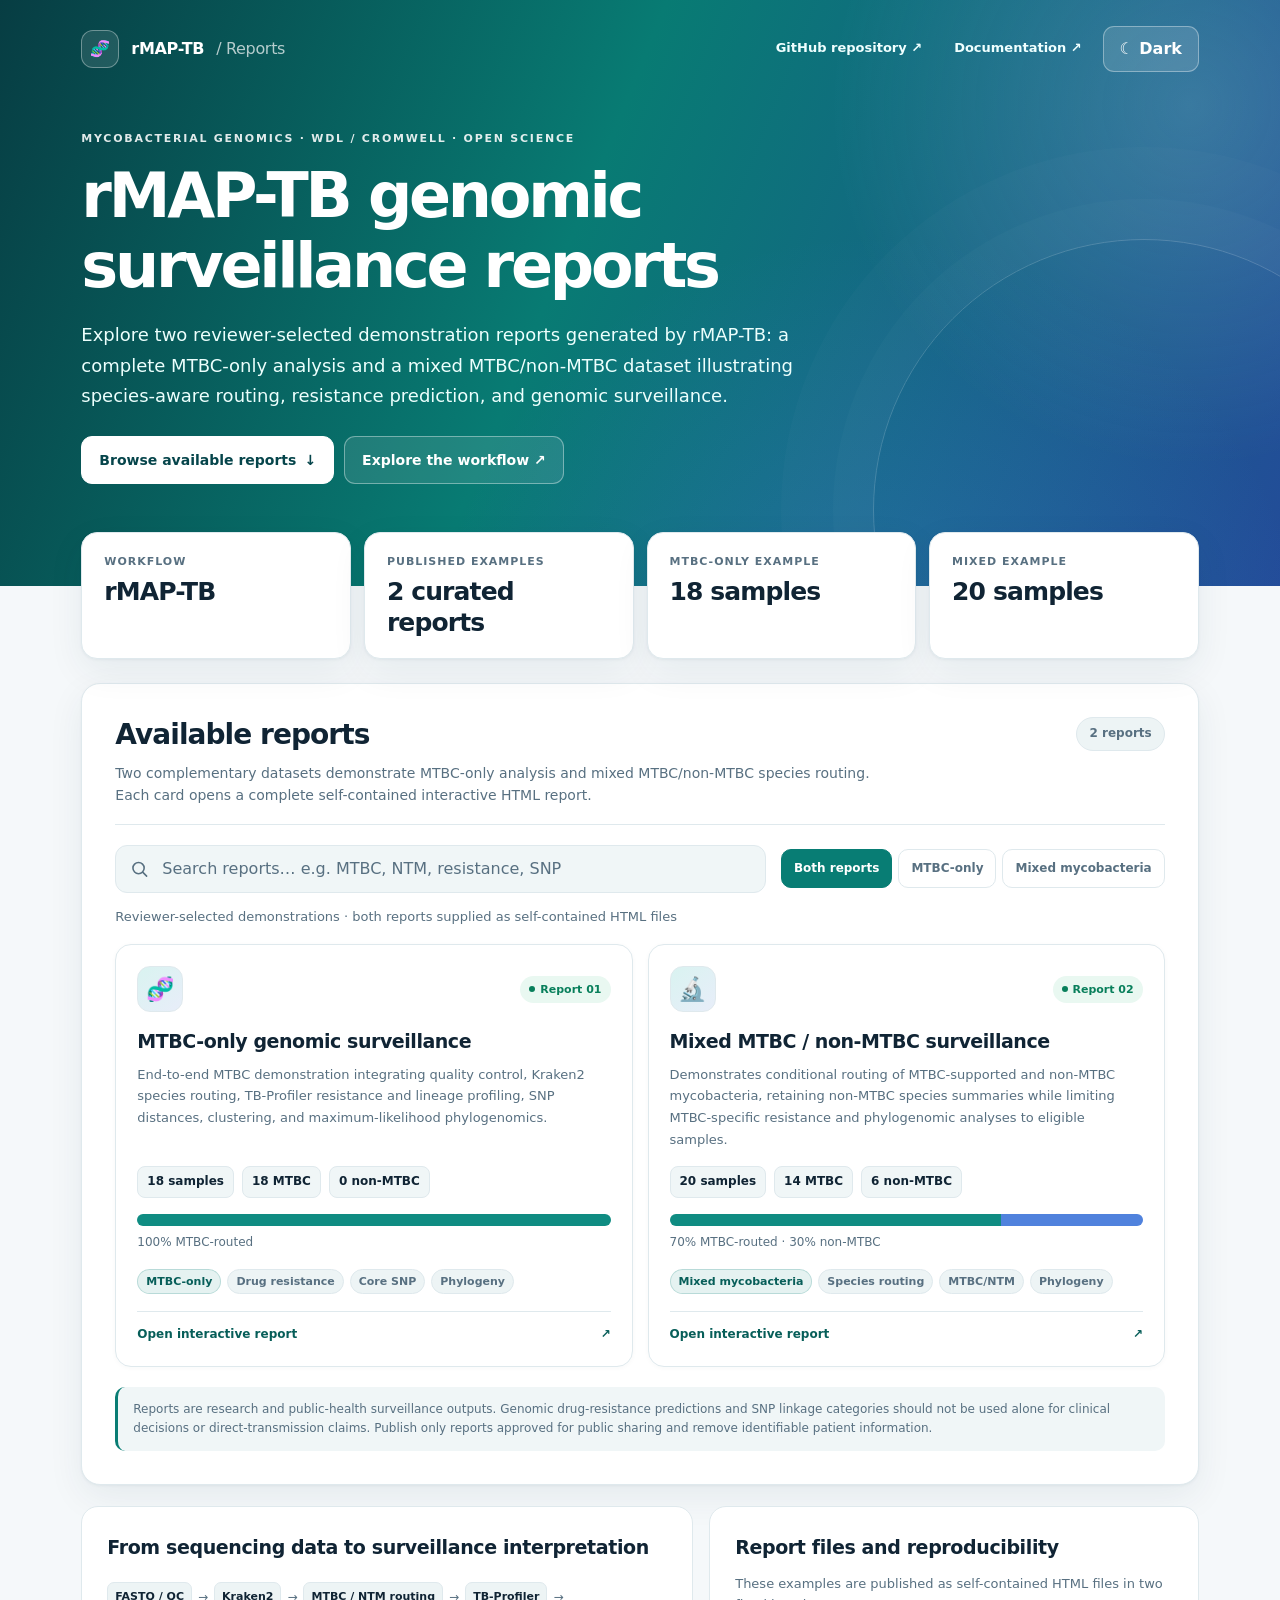
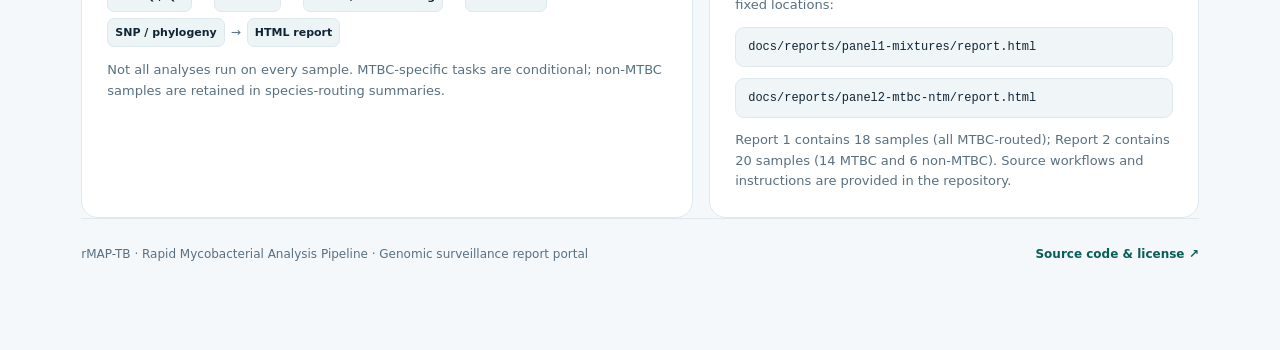
<file: docs/index.html>
<!doctype html>
<html lang="en">
<head>
  <meta charset="utf-8">
  <meta name="viewport" content="width=device-width, initial-scale=1">
  <meta name="description" content="Two reviewer-selected rMAP-TB genomic surveillance reports: an 18-sample MTBC-only analysis and a 20-sample mixed MTBC/non-MTBC analysis.">
  <meta name="theme-color" content="#0b5a54">
  <title>rMAP-TB | Two Genomic Surveillance Demonstration Reports</title>
  <style>
    :root {
      color-scheme: light;
      --bg:#f5f8fa; --surface:#ffffff; --surface-soft:#f0f6f7;
      --ink:#102434; --muted:#587081; --line:#dfe9ed; --chip:#edf4f5;
      --accent:#097d74; --accent-strong:#075e59; --secondary:#3158b3;
      --shadow:0 12px 36px rgba(17,52,72,.07), 0 1px 3px rgba(17,52,72,.05);
      --hero-ink:#fff; --success:#087f5b; --success-bg:#e9f8f1;
      --pending:#7b6170; --pending-bg:#f7f1f4; --focus:#14b8a6;
    }
    :root[data-theme="dark"] {
      color-scheme: dark;
      --bg:#08121e; --surface:#0e1e2b; --surface-soft:#112636;
      --ink:#eaf4f8; --muted:#adc3d0; --line:#263a4c; --chip:#193142;
      --accent:#45d2bd; --accent-strong:#77e3d3; --secondary:#93b4ff;
      --shadow:0 14px 34px rgba(0,0,0,.15);
      --success:#5be2a6; --success-bg:#163b31;
      --pending:#e6bfd0; --pending-bg:#332532; --focus:#7ee4d8;
    }
    * { box-sizing:border-box; }
    html { scroll-behavior:smooth; }
    body { margin:0; min-width:320px; min-height:100vh; color:var(--ink); background:var(--bg);
      font:16px/1.6 system-ui,-apple-system,BlinkMacSystemFont,"Segoe UI",sans-serif; }
    a { color:inherit; }
    a:focus-visible,button:focus-visible,input:focus-visible { outline:3px solid var(--focus); outline-offset:3px; }
    button,input { font:inherit; }
    .shell { max-width:1230px; padding:0 clamp(20px,4.4vw,66px); margin:auto; }
    .hero { position:relative; overflow:hidden; color:#fff;
      background:linear-gradient(112deg,#073d43 0%,#087b73 44%,#234c99 100%); }
    .hero:before { content:""; position:absolute; inset:0; pointer-events:none;
      background:radial-gradient(circle at 93% 18%,rgba(181,241,237,.2) 0%,transparent 28%),
      radial-gradient(circle at 68% 115%,rgba(82,153,250,.22),transparent 40%); }
    .hero:after { content:""; position:absolute; right:-135px; bottom:-195px; width:540px; height:540px;
      opacity:.18; border:1px solid white; border-radius:50%; box-shadow:0 0 0 40px rgba(255,255,255,.11),0 0 0 92px rgba(255,255,255,.1); }
    .hero .shell { position:relative; z-index:1; padding-top:26px; padding-bottom:102px; }
    .topbar { display:flex; align-items:center; justify-content:space-between; gap:20px; }
    .brand { display:flex; align-items:center; gap:12px; font-size:16px; letter-spacing:-.02em; font-weight:800; text-decoration:none; }
    .brand-mark { width:38px; height:38px; display:grid; place-items:center; border:1px solid rgba(255,255,255,.35); border-radius:12px; background:rgba(255,255,255,.1); }
    .top-actions,.hero-actions { display:flex; align-items:center; flex-wrap:wrap; gap:10px; }
    .navlink { text-decoration:none; color:#efffff; font-size:13px; font-weight:700; padding:9px 11px; border-radius:9px; }
    .navlink:hover { background:rgba(255,255,255,.12); }
    .theme-button { background:rgba(255,255,255,.13); border:1px solid rgba(255,255,255,.35); border-radius:11px;
      padding:9px 12px; color:white; cursor:pointer; font-weight:750; min-width:96px; }
    .theme-button:hover { background:rgba(255,255,255,.22); }
    .eyebrow { text-transform:uppercase; letter-spacing:.16em; font-size:11px; font-weight:850; opacity:.88; margin:0 0 14px; }
    .hero-content { margin-top:58px; max-width:825px; }
    h1 { font-size:clamp(36px,5.3vw,62px); line-height:1.12; letter-spacing:-.052em; margin:0; font-weight:850; }
    .hero-intro { max-width:790px; margin:20px 0 24px; font-size:clamp(15px,1.5vw,18px); line-height:1.7; color:#ecfffd; }
    .btn { display:inline-flex; justify-content:center; align-items:center; gap:8px; padding:12px 17px;
      border-radius:11px; border:1px solid rgba(255,255,255,.38); text-decoration:none; font-weight:800; font-size:14px; }
    .btn-primary { color:#06454b; background:#fff; border-color:#fff; }
    .btn-primary:hover { background:#dffdfa; }
    .btn-ghost { color:#fff; background:rgba(255,255,255,.1); }
    .btn-ghost:hover { background:rgba(255,255,255,.2); }
    .main { position:relative; margin-top:-54px; padding-bottom:54px; }
    .metrics { display:grid; grid-template-columns:repeat(4,minmax(0,1fr)); gap:13px; }
    .metric { background:var(--surface); border:1px solid var(--line); border-radius:16px; padding:20px 22px; box-shadow:var(--shadow); }
    .metric-label { display:block; color:var(--muted); text-transform:uppercase; letter-spacing:.09em; font-weight:800; font-size:11px; }
    .metric-value { display:block; font-weight:850; margin-top:5px; letter-spacing:-.035em; line-height:1.25; font-size:clamp(19px,2vw,25px); }
    .panel { margin-top:24px; padding:clamp(20px,3vw,33px); background:var(--surface); border:1px solid var(--line); border-radius:19px; box-shadow:var(--shadow); }
    .panel-header { display:flex; justify-content:space-between; align-items:flex-start; gap:18px; padding-bottom:17px; border-bottom:1px solid var(--line); }
    .panel h2 { font-size:clamp(22px,3vw,28px); letter-spacing:-.034em; margin:0; line-height:1.3; }
    .subtitle { margin:8px 0 0; max-width:765px; color:var(--muted); font-size:14px; }
    .count { white-space:nowrap; background:var(--chip); border:1px solid var(--line); border-radius:999px; padding:6px 12px; color:var(--muted); font-size:12px; font-weight:800; }
    .filters { display:grid; grid-template-columns:minmax(0,1fr) auto; align-items:center; gap:15px; padding-top:20px; }
    .search-wrap { position:relative; }
    .search-wrap svg { position:absolute; left:15px; top:50%; transform:translateY(-50%); color:var(--muted); pointer-events:none; }
    #search { width:100%; height:48px; padding:10px 16px 10px 46px; border-radius:12px; border:1px solid var(--line); background:var(--surface-soft); color:var(--ink); outline:0; }
    #search:focus { border-color:var(--accent); box-shadow:0 0 0 3px rgba(25,163,149,.13); }
    #search::placeholder { color:var(--muted); opacity:1; }
    .filter-buttons { display:flex; flex-wrap:wrap; gap:6px; }
    .filter { border:1px solid var(--line); background:var(--surface); color:var(--muted); padding:9px 12px; border-radius:10px; cursor:pointer; font-size:12px; font-weight:800; }
    .filter:hover { border-color:var(--accent); }
    .filter[aria-pressed="true"] { color:#fff; background:#087d74; border-color:#087d74; }
    .toggle-row { display:flex; align-items:center; justify-content:space-between; gap:12px; margin:14px 0 4px; color:var(--muted); font-size:13px; }
    .checkbox { display:inline-flex; align-items:center; gap:8px; user-select:none; cursor:pointer; }
    .checkbox input { width:15px; height:15px; accent-color:var(--accent); }
    .grid { display:grid; grid-template-columns:repeat(2,minmax(0,1fr)); gap:15px; margin-top:17px; }
    .report-card { display:flex; flex-direction:column; gap:0; position:relative; min-height:310px; background:var(--surface);
      padding:21px; border:1px solid var(--line); border-radius:16px; color:var(--ink); text-decoration:none;
      box-shadow:0 1px 5px rgba(24,54,77,.03); transition:transform .14s ease,border-color .14s ease,box-shadow .14s ease; }
    a.report-card:hover { border-color:var(--accent); box-shadow:var(--shadow); transform:translateY(-3px); }
    .report-card.unpublished { opacity:.76; background:var(--surface-soft); }
    .card-top { display:flex; align-items:center; justify-content:space-between; gap:8px; }
    .glyph { width:46px; height:46px; display:grid; place-items:center; border-radius:13px; border:1px solid var(--line);
      background:linear-gradient(140deg,rgba(18,180,165,.16),rgba(77,118,209,.13)); font-size:23px; }
    .status { display:inline-flex; align-items:center; gap:5px; font-size:11px; border-radius:999px; padding:5px 9px; font-weight:850; white-space:nowrap; }
    .status.is-live { color:var(--success); background:var(--success-bg); }
    .status.is-pending { color:var(--pending); background:var(--pending-bg); }
    .status-dot { width:6px; height:6px; border-radius:50%; background:currentColor; }
    .report-card h3 { font-size:19px; line-height:1.33; letter-spacing:-.024em; margin:17px 0 9px; }
    .report-card p { font-size:13px; color:var(--muted); line-height:1.67; margin:0 0 15px; flex:1; }
    .tags { display:flex; flex-wrap:wrap; gap:6px; }
    .tag { border-radius:999px; background:var(--chip); color:var(--muted); border:1px solid var(--line); padding:3px 8px; font-weight:700; font-size:11px; }
    .tag.primary-tag { background:rgba(9,125,116,.1); color:var(--accent-strong); border-color:rgba(9,125,116,.2); }
    .card-footer { margin-top:17px; display:flex; justify-content:space-between; align-items:center; gap:10px; border-top:1px solid var(--line); padding-top:13px; color:var(--accent-strong); font-size:12px; font-weight:850; }
    .unpublished .card-footer { color:var(--muted); }
    .empty { text-align:center; margin:27px 0 8px; padding:27px 15px; background:var(--surface-soft); color:var(--muted); border-radius:12px; }
    .empty[hidden] { display:none; }
    .detail-layout { margin-top:21px; display:grid; grid-template-columns:1.25fr 1fr; gap:16px; }
    .info { background:var(--surface); border:1px solid var(--line); border-radius:17px; padding:25px; }
    .info h2 { margin:0 0 12px; font-size:19px; letter-spacing:-.02em; }
    .info p { color:var(--muted); font-size:13px; margin:0; }
    .workflow-line { display:flex; flex-wrap:wrap; align-items:center; gap:6px; padding-top:8px; }
    .workflow-step { display:inline-block; background:var(--chip); border:1px solid var(--line); border-radius:7px; padding:5px 7px; color:var(--ink); font-size:11px; font-weight:700; }
    .workflow-arrow { color:var(--muted); font-size:12px; }
    .inline-link { color:var(--accent-strong); font-weight:800; text-underline-offset:3px; }
    .code { display:block; overflow-wrap:anywhere; margin-top:11px; background:var(--surface-soft); border:1px solid var(--line); border-radius:9px; padding:10px 12px; color:var(--ink); font:12px/1.5 ui-monospace,SFMono-Regular,Menlo,Consolas,monospace; }
    .note { margin-top:20px; padding:13px 15px; border-radius:10px; background:var(--surface-soft); border-left:3px solid var(--accent); color:var(--muted); font-size:12px; }
    .footer { display:flex; flex-wrap:wrap; justify-content:space-between; align-items:center; gap:12px; padding:26px 0 32px; border-top:1px solid var(--line); color:var(--muted); font-size:12px; }
    .footer a { font-weight:800; text-decoration:none; color:var(--accent-strong); }
    .footer a:hover { text-decoration:underline; }

    .sample-summary { display:flex; flex-wrap:wrap; gap:8px; margin:1px 0 15px; font-size:12px; font-weight:750; color:var(--ink); }
    .sample-summary span { padding:5px 9px; background:var(--surface-soft); border:1px solid var(--line); border-radius:8px; }
    .routebar { height:12px; display:flex; overflow:hidden; border-radius:100px; background:var(--surface-soft); margin:1px 0 7px; }
    .routebar .mtbc { background:#0f8c82; }
    .routebar .ntm { background:#5082dd; }
    .route-note { font-size:12px; color:var(--muted); margin-bottom:17px; }
    [hidden] { display:none !important; }
    @media (max-width:960px) { .grid { grid-template-columns:repeat(2,minmax(0,1fr)); } .filters { grid-template-columns:1fr; } .filter-buttons { justify-content:flex-start; } .metrics { grid-template-columns:repeat(2,minmax(0,1fr)); } }
    @media (max-width:620px) { .topbar {align-items:flex-start;} .top-actions .navlink {display:none;} .hero-content {margin-top:47px;} .hero .shell {padding-bottom:86px;} .grid,.detail-layout {grid-template-columns:1fr;} .panel-header {flex-direction:column;} .count {align-self:flex-start;} .metrics {gap:9px;} .metric {padding:16px;} .metric-value {font-size:19px;} .toggle-row {align-items:flex-start;} }
    @media (prefers-reduced-motion:reduce) { html { scroll-behavior:auto; } .report-card {transition:none;} }
  </style>
  <script>
    /* Apply saved or system theme before rendering to avoid light/dark flashing. */
    (function () {
      try {
        var theme = localStorage.getItem('rmap-tb-theme');
        if (!theme) theme = window.matchMedia('(prefers-color-scheme: dark)').matches ? 'dark' : 'light';
        document.documentElement.setAttribute('data-theme', theme);
      } catch (e) {
        document.documentElement.setAttribute('data-theme', 'light');
      }
    })();
  </script>
</head>
<body>
  <section class="hero">
    <div class="shell">
      <nav class="topbar" aria-label="Primary navigation">
        <a class="brand" href="./" aria-label="rMAP-TB home">
          <span class="brand-mark" aria-hidden="true">🧬</span> rMAP-TB <span style="opacity:.7;font-weight:450">/ Reports</span>
        </a>
        <div class="top-actions">
          <a class="navlink" href="https://github.com/gmboowa/rMAP-TB" target="_blank" rel="noopener noreferrer">GitHub repository ↗</a>
          <a class="navlink" href="https://github.com/gmboowa/rMAP-TB/blob/main/README.md" target="_blank" rel="noopener noreferrer">Documentation ↗</a>
          <button class="theme-button" id="themeToggle" type="button" aria-label="Switch color theme">☾ Dark</button>
        </div>
      </nav>
      <div class="hero-content">
        <p class="eyebrow">Mycobacterial genomics · WDL / Cromwell · Open science</p>
        <h1>rMAP-TB genomic<br>surveillance reports</h1>
        <p class="hero-intro">Explore two reviewer-selected demonstration reports generated by rMAP-TB: a complete MTBC-only analysis and a mixed MTBC/non-MTBC dataset illustrating species-aware routing, resistance prediction, and genomic surveillance.</p>
        <div class="hero-actions">
          <a class="btn btn-primary" href="#reports">Browse available reports <span aria-hidden="true">↓</span></a>
          <a class="btn btn-ghost" href="https://github.com/gmboowa/rMAP-TB" target="_blank" rel="noopener noreferrer">Explore the workflow ↗</a>
        </div>
      </div>
    </div>
  </section>

  <main class="shell main">
    <section class="metrics" aria-label="Workflow highlights">
      <div class="metric"><span class="metric-label">Workflow</span><strong class="metric-value">rMAP-TB</strong></div>
      <div class="metric"><span class="metric-label">Published examples</span><strong class="metric-value">2 curated reports</strong></div>
      <div class="metric"><span class="metric-label">MTBC-only example</span><strong class="metric-value">18 samples</strong></div>
      <div class="metric"><span class="metric-label">Mixed example</span><strong class="metric-value">20 samples</strong></div>
    </section>

    <section class="panel" id="reports" aria-labelledby="reportsTitle">
      <div class="panel-header">
        <div>
          <h2 id="reportsTitle">Available reports</h2>
          <p class="subtitle">Two complementary datasets demonstrate MTBC-only analysis and mixed MTBC/non-MTBC species routing. Each card opens a complete self-contained interactive HTML report.</p>
        </div>
        <span class="count" id="reportCount">2 reports</span>
      </div>
      <div class="filters">
        <div class="search-wrap">
          <svg width="19" height="19" viewBox="0 0 24 24" fill="none" stroke="currentColor" stroke-width="2" stroke-linecap="round" aria-hidden="true"><circle cx="10.8" cy="10.8" r="7.1"/><path d="m16 16 5 5"/></svg>
          <input id="search" type="search" autocomplete="off" placeholder="Search reports… e.g. MTBC, NTM, resistance, SNP" aria-label="Search reports">
        </div>
        <div class="filter-buttons" role="group" aria-label="Report categories">
          <button class="filter" type="button" data-filter="all" aria-pressed="true">Both reports</button>
          <button class="filter" type="button" data-filter="mtbc" aria-pressed="false">MTBC-only</button>
          <button class="filter" type="button" data-filter="mixed" aria-pressed="false">Mixed mycobacteria</button>
        </div>
      </div>
      <div class="toggle-row"><span>Reviewer-selected demonstrations · both reports supplied as self-contained HTML files</span></div>
      <div id="cards" class="grid" aria-live="polite">
        <a class="report-card" href="reports/panel1-mixtures/report.html" data-category="mtbc" data-search="panel 1 panel1 mixtures in-silico mixture mtbc-only mycobacterium tuberculosis complex 18 samples lineage tb-profiler resistance snippy snp iqtree phylogeny" aria-label="Open MTBC-only integrated surveillance report">
          <div class="card-top"><span class="glyph" aria-hidden="true">🧬</span><span class="status is-live"><span class="status-dot"></span> Report 01</span></div>
          <h3>MTBC-only genomic surveillance</h3>
          <p>End-to-end MTBC demonstration integrating quality control, Kraken2 species routing, TB-Profiler resistance and lineage profiling, SNP distances, clustering, and maximum-likelihood phylogenomics.</p>
          <div class="sample-summary"><span>18 samples</span><span>18 MTBC</span><span>0 non-MTBC</span></div>
          <div class="routebar" role="img" aria-label="18 of 18 samples classified as MTBC"><span class="mtbc" style="width:100%"></span></div>
          <div class="route-note">100% MTBC-routed</div>
          <div class="tags"><span class="tag primary-tag">MTBC-only</span><span class="tag">Drug resistance</span><span class="tag">Core SNP</span><span class="tag">Phylogeny</span></div>
          <div class="card-footer"><span>Open interactive report</span><span aria-hidden="true">↗</span></div>
        </a>
        <a class="report-card" href="reports/panel2-mtbc-ntm/report.html" data-category="mixed" data-search="panel 2 panel2 mtbc ntm contamination mixed mycobacteria non-mtbc ntm 20 samples 14 mtbc 6 non-mtbc kraken2 species routing resistance lineage snp phylogeny" aria-label="Open mixed MTBC and non-MTBC integrated surveillance report">
          <div class="card-top"><span class="glyph" aria-hidden="true">🔬</span><span class="status is-live"><span class="status-dot"></span> Report 02</span></div>
          <h3>Mixed MTBC / non-MTBC surveillance</h3>
          <p>Demonstrates conditional routing of MTBC-supported and non-MTBC mycobacteria, retaining non-MTBC species summaries while limiting MTBC-specific resistance and phylogenomic analyses to eligible samples.</p>
          <div class="sample-summary"><span>20 samples</span><span>14 MTBC</span><span>6 non-MTBC</span></div>
          <div class="routebar" role="img" aria-label="14 of 20 samples classified as MTBC, 6 as non-MTBC"><span class="mtbc" style="width:70%"></span><span class="ntm" style="width:30%"></span></div>
          <div class="route-note">70% MTBC-routed · 30% non-MTBC</div>
          <div class="tags"><span class="tag primary-tag">Mixed mycobacteria</span><span class="tag">Species routing</span><span class="tag">MTBC/NTM</span><span class="tag">Phylogeny</span></div>
          <div class="card-footer"><span>Open interactive report</span><span aria-hidden="true">↗</span></div>
        </a>
      </div>
      <div id="empty" class="empty" hidden>No report matches that search or filter.</div>
      <div class="note">Reports are research and public-health surveillance outputs. Genomic drug-resistance predictions and SNP linkage categories should not be used alone for clinical decisions or direct-transmission claims. Publish only reports approved for public sharing and remove identifiable patient information.</div>
    </section>

    <section class="detail-layout" aria-label="Portal information">
      <div class="info">
        <h2>From sequencing data to surveillance interpretation</h2>
        <div class="workflow-line" aria-label="Workflow modules">
          <span class="workflow-step">FASTQ / QC</span><span class="workflow-arrow">→</span>
          <span class="workflow-step">Kraken2</span><span class="workflow-arrow">→</span>
          <span class="workflow-step">MTBC / NTM routing</span><span class="workflow-arrow">→</span>
          <span class="workflow-step">TB-Profiler</span><span class="workflow-arrow">→</span>
          <span class="workflow-step">SNP / phylogeny</span><span class="workflow-arrow">→</span>
          <span class="workflow-step">HTML report</span>
        </div>
        <p style="margin-top:13px">Not all analyses run on every sample. MTBC-specific tasks are conditional; non-MTBC samples are retained in species-routing summaries.</p>
      </div>
      <div class="info">
        <h2>Report files and reproducibility</h2>
        <p>These examples are published as self-contained HTML files in two fixed locations:</p>
        <code class="code">docs/reports/panel1-mixtures/report.html</code>
        <code class="code">docs/reports/panel2-mtbc-ntm/report.html</code>
        <p style="margin-top:12px">Report 1 contains 18 samples (all MTBC-routed); Report 2 contains 20 samples (14 MTBC and 6 non-MTBC). Source workflows and instructions are provided in the repository.</p>
      </div>
    </section>
    <footer class="footer">
      <span>rMAP-TB · Rapid Mycobacterial Analysis Pipeline · Genomic surveillance report portal</span>
      <span><a href="https://github.com/gmboowa/rMAP-TB" target="_blank" rel="noopener noreferrer">Source code &amp; license ↗</a></span>
    </footer>
  </main>

  <script>
    'use strict';
    // The report anchors are static, so visitors can open reports even if JavaScript is disabled.
    const search = document.getElementById('search');
    const cards = Array.from(document.querySelectorAll('#cards > .report-card'));
    const empty = document.getElementById('empty');
    const filters = Array.from(document.querySelectorAll('[data-filter]'));
    const themeButton = document.getElementById('themeToggle');
    let activeFilter = 'all';

    function updateReports() {
      const query = search.value.trim().toLowerCase();
      let visible = 0;
      cards.forEach(card => {
        const categoryMatch = activeFilter === 'all' || card.dataset.category === activeFilter;
        const searchMatch = (card.textContent + ' ' + card.dataset.search).toLowerCase().includes(query);
        card.hidden = !(categoryMatch && searchMatch);
        if (!card.hidden) visible += 1;
      });
      empty.hidden = visible !== 0;
    }
    filters.forEach(button => button.addEventListener('click', () => {
      activeFilter = button.dataset.filter;
      filters.forEach(b => b.setAttribute('aria-pressed', String(b === button)));
      updateReports();
    }));
    search.addEventListener('input', updateReports);

    function syncTheme() {
      const dark = document.documentElement.getAttribute('data-theme') === 'dark';
      themeButton.textContent = dark ? '☀ Light' : '☾ Dark';
      themeButton.setAttribute('aria-label', 'Switch to ' + (dark ? 'light' : 'dark') + ' theme');
      themeButton.setAttribute('aria-pressed', String(dark));
    }
    themeButton.addEventListener('click', () => {
      const next = document.documentElement.getAttribute('data-theme') === 'dark' ? 'light' : 'dark';
      document.documentElement.setAttribute('data-theme', next);
      try { localStorage.setItem('rmap-tb-theme', next); } catch (_) {}
      syncTheme();
    });
    syncTheme();
    updateReports();
  </script>
</body>
</html>
</file>
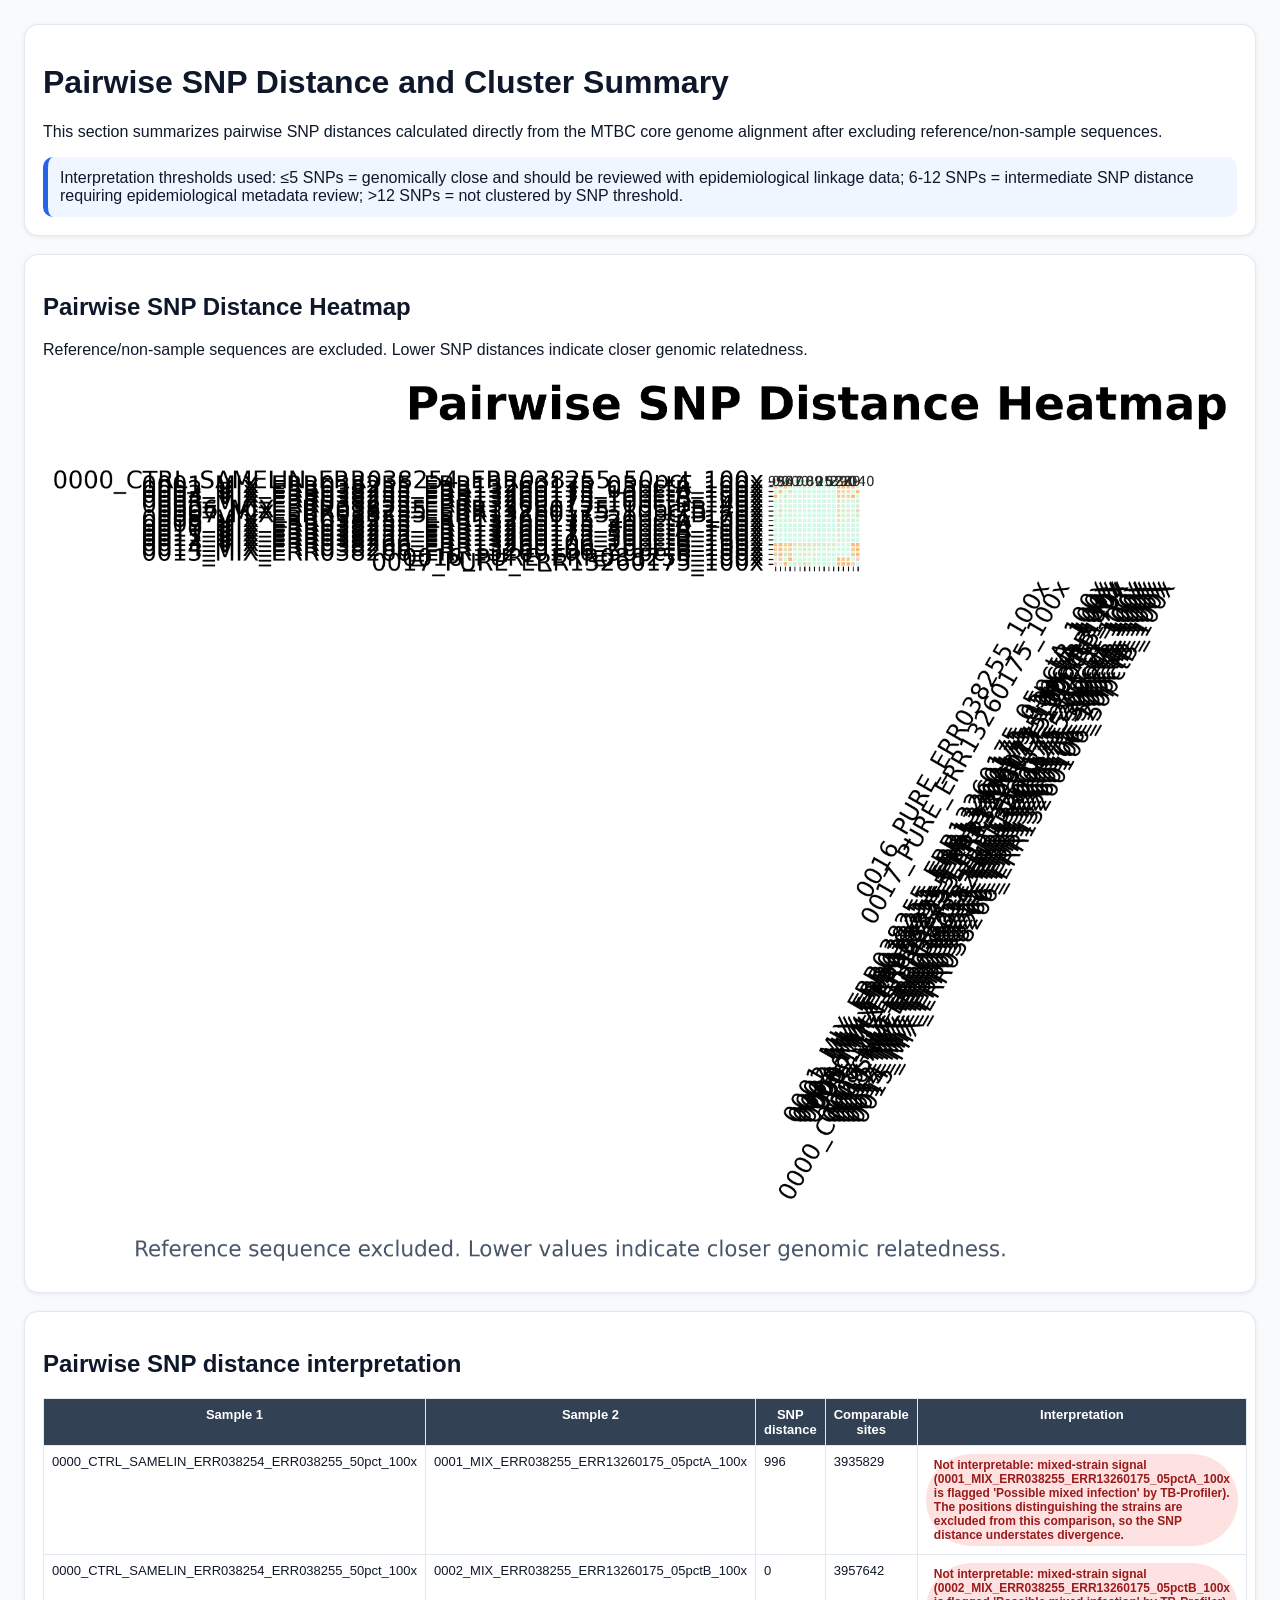
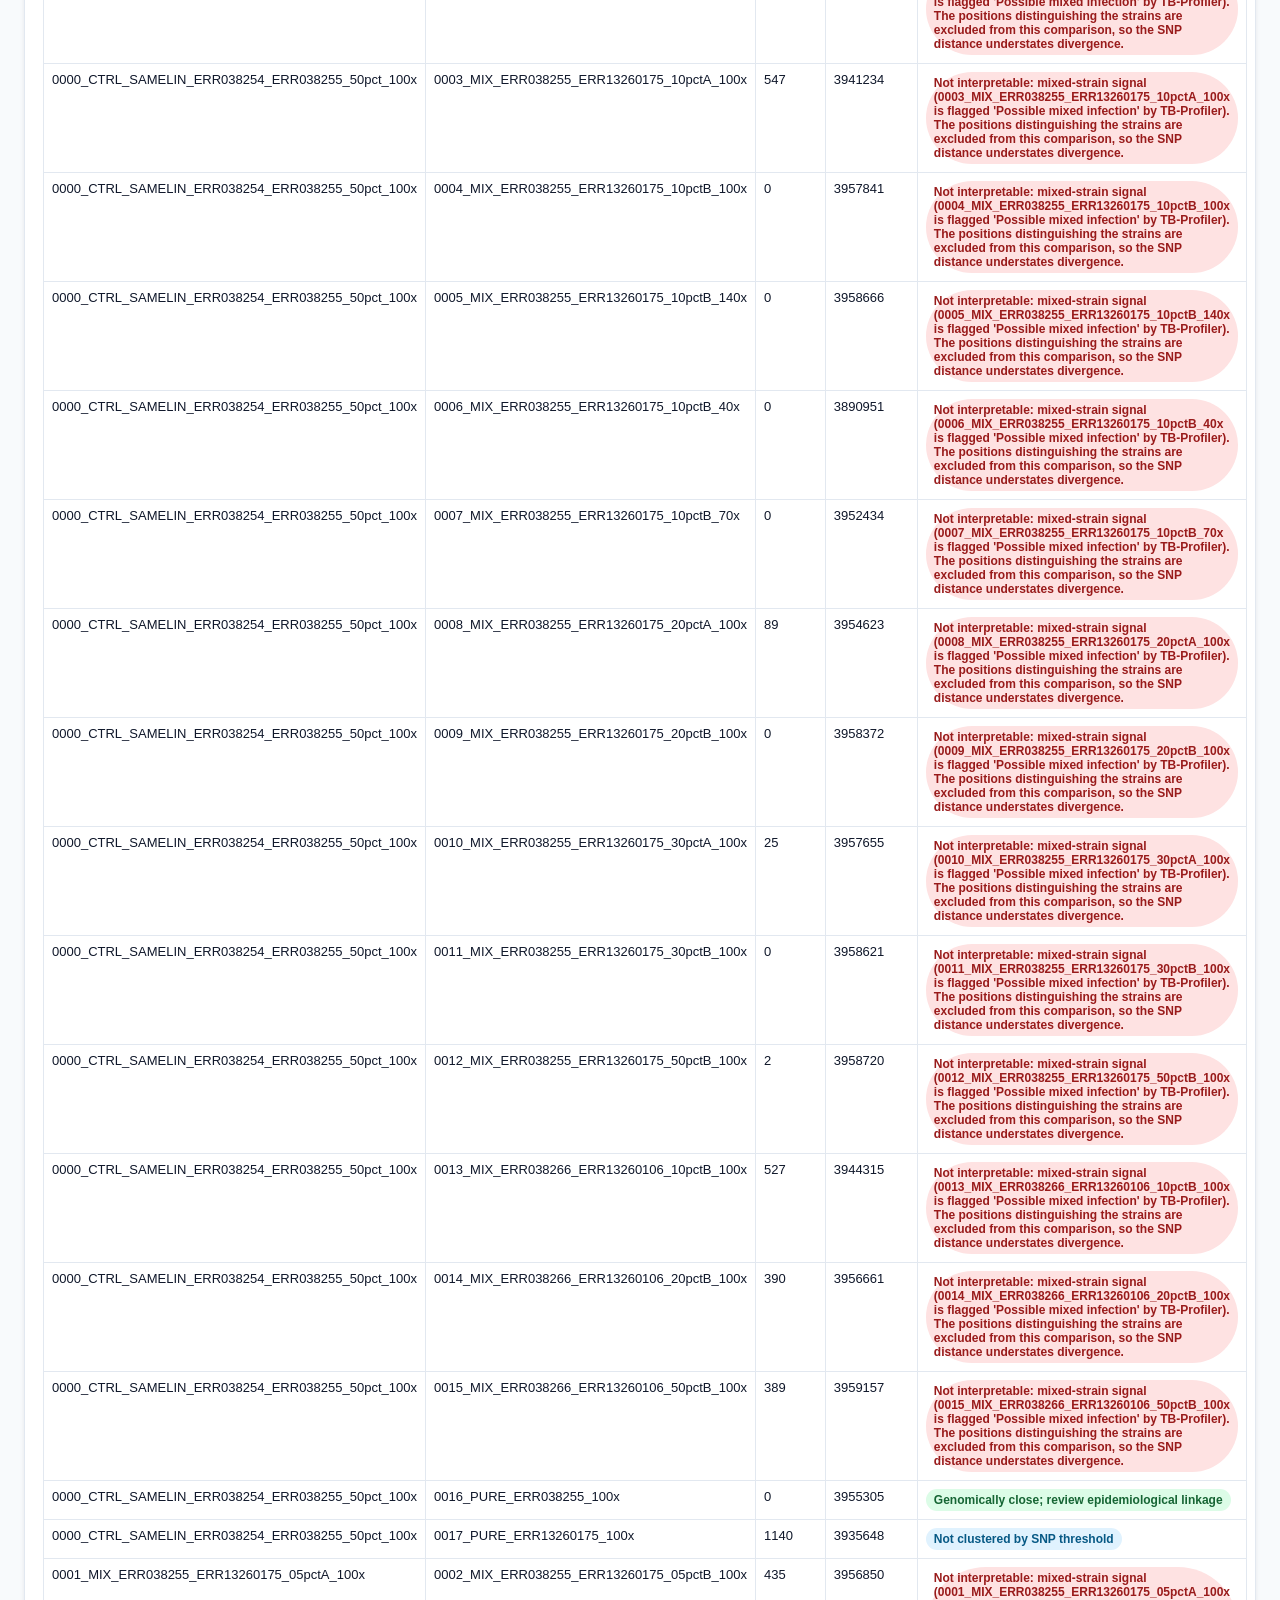
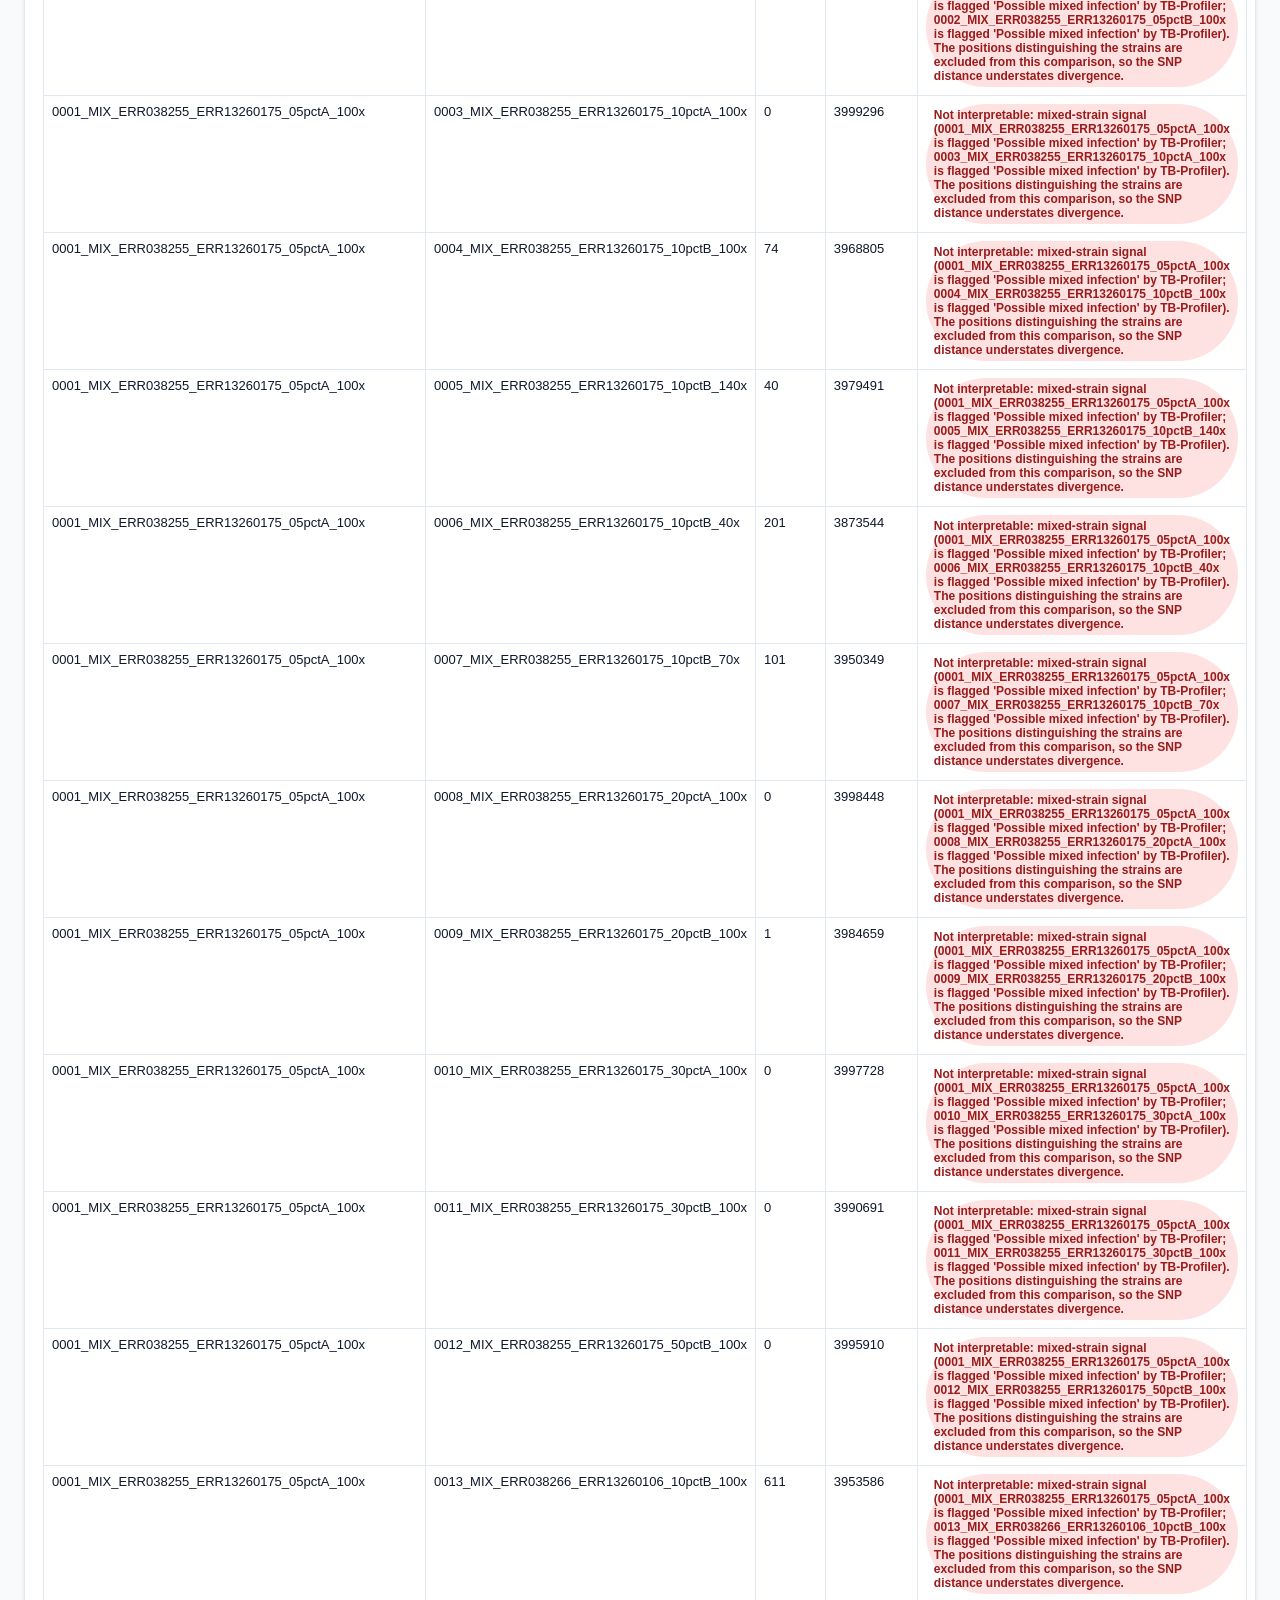
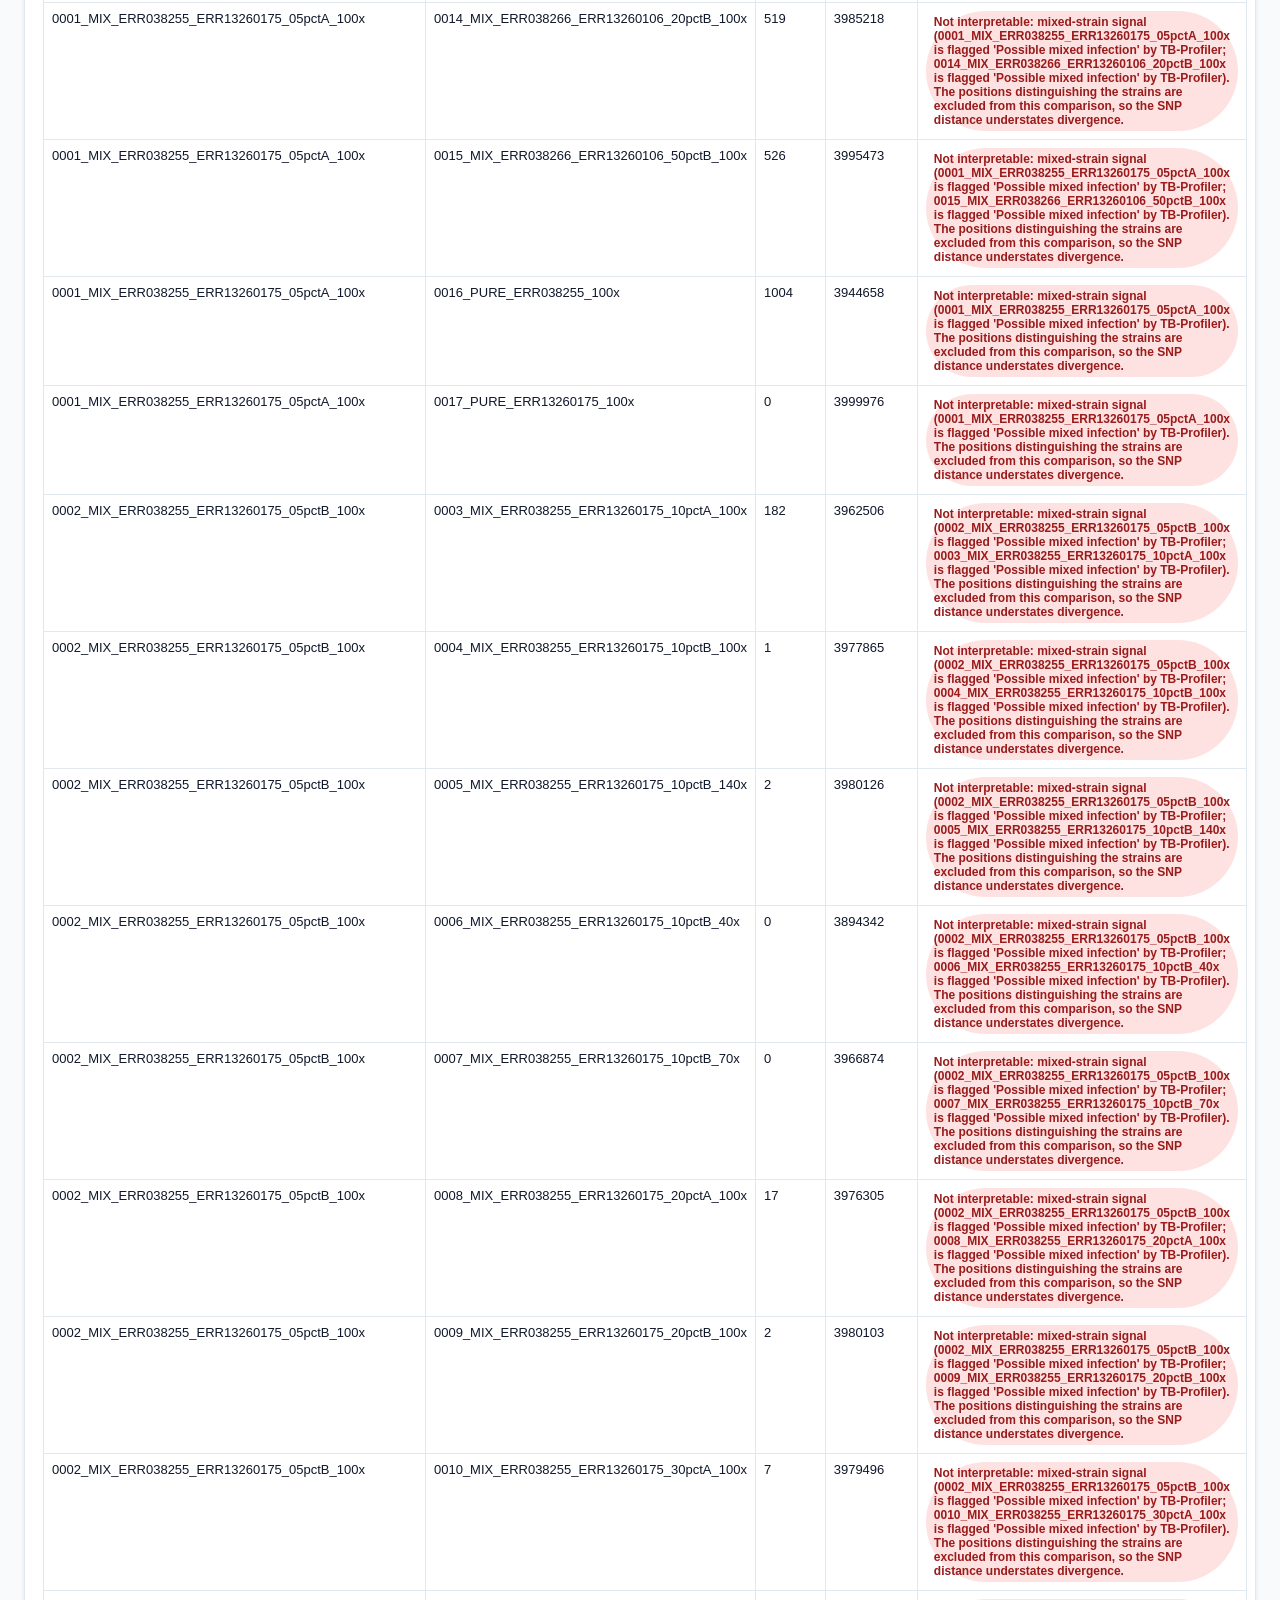
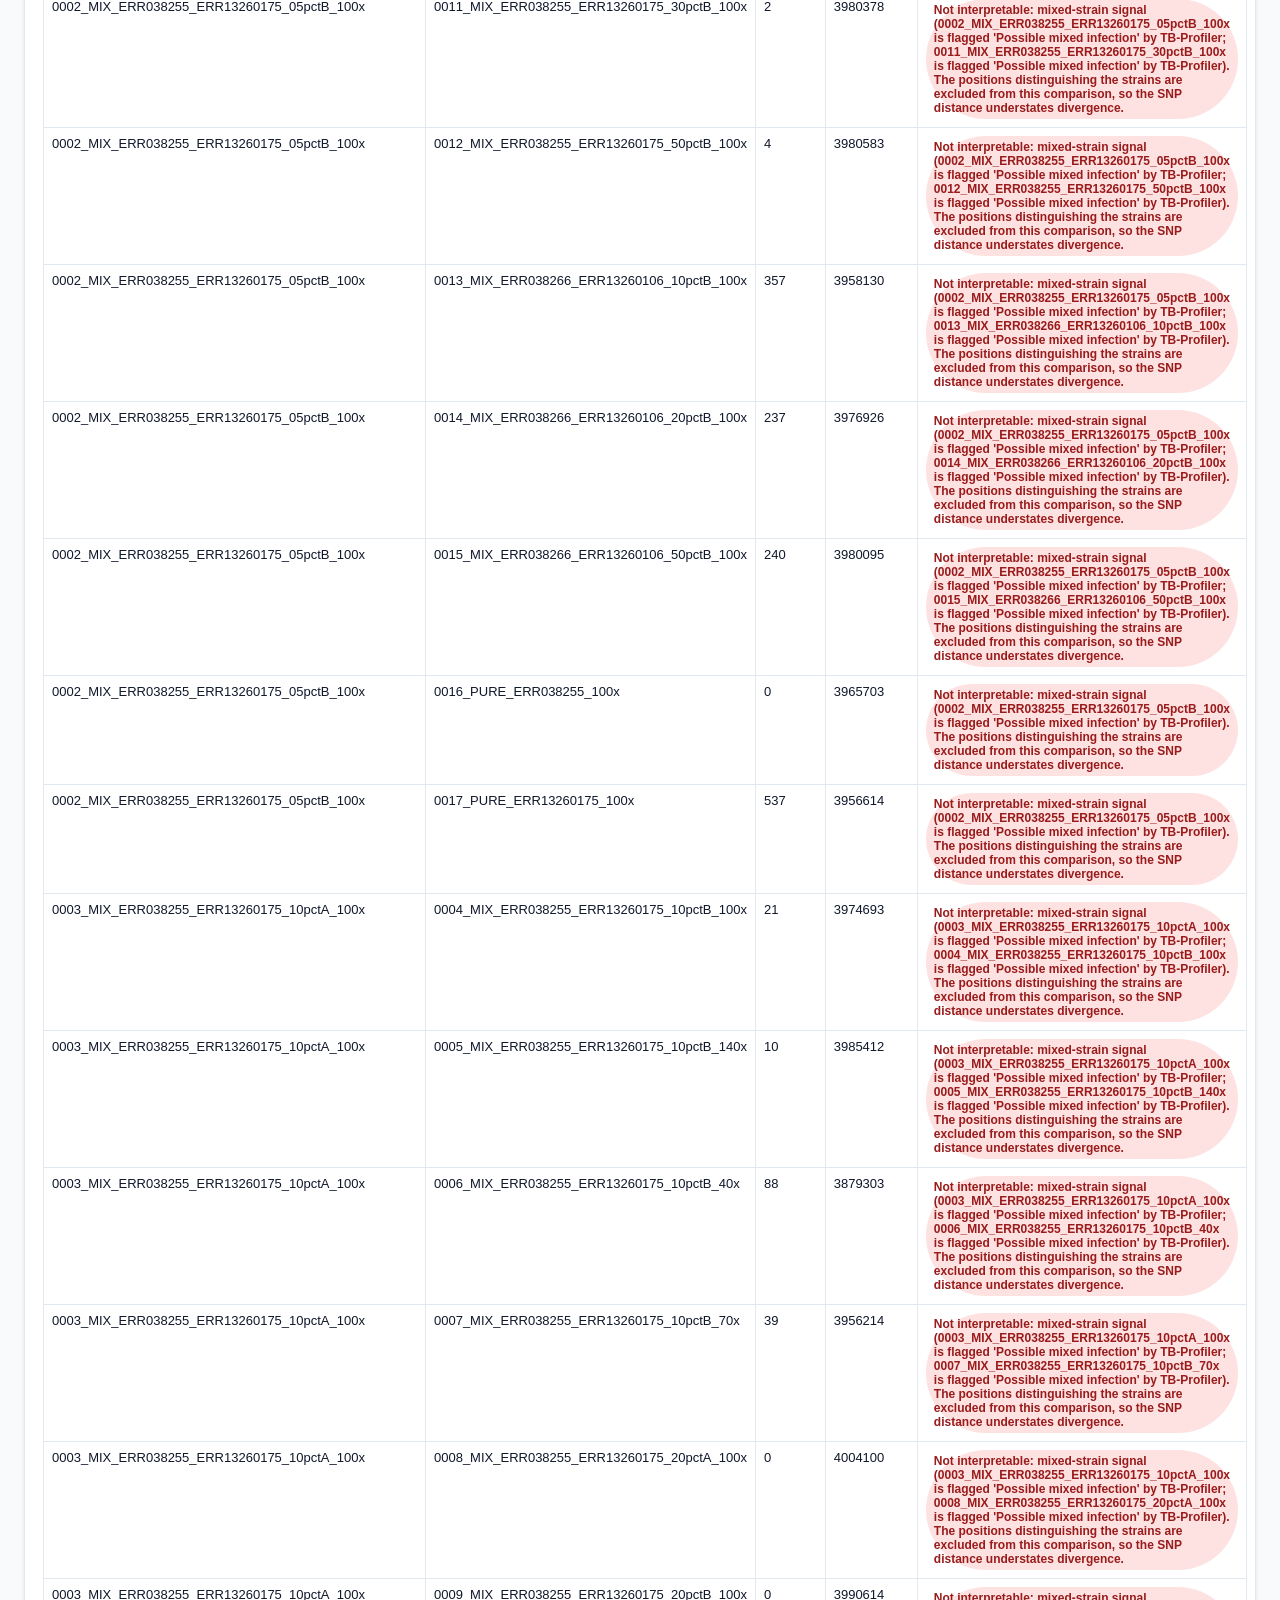
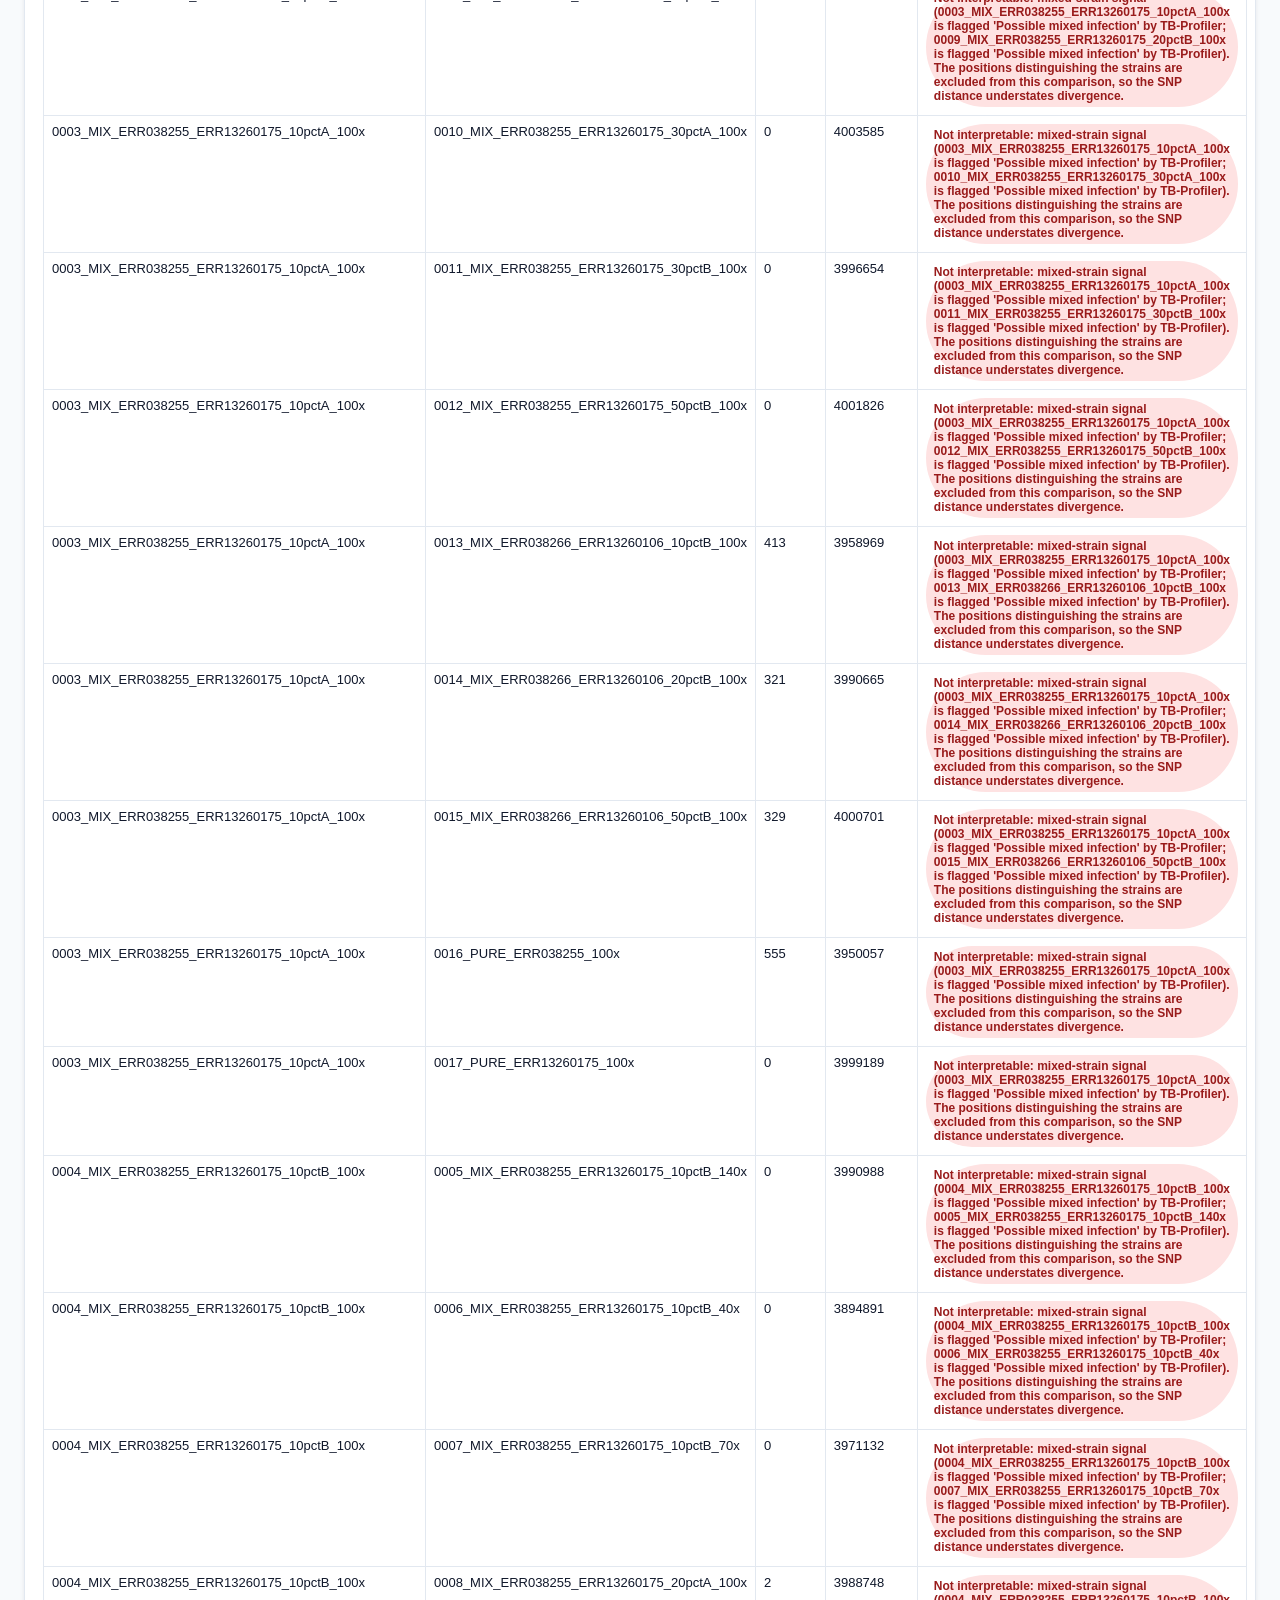
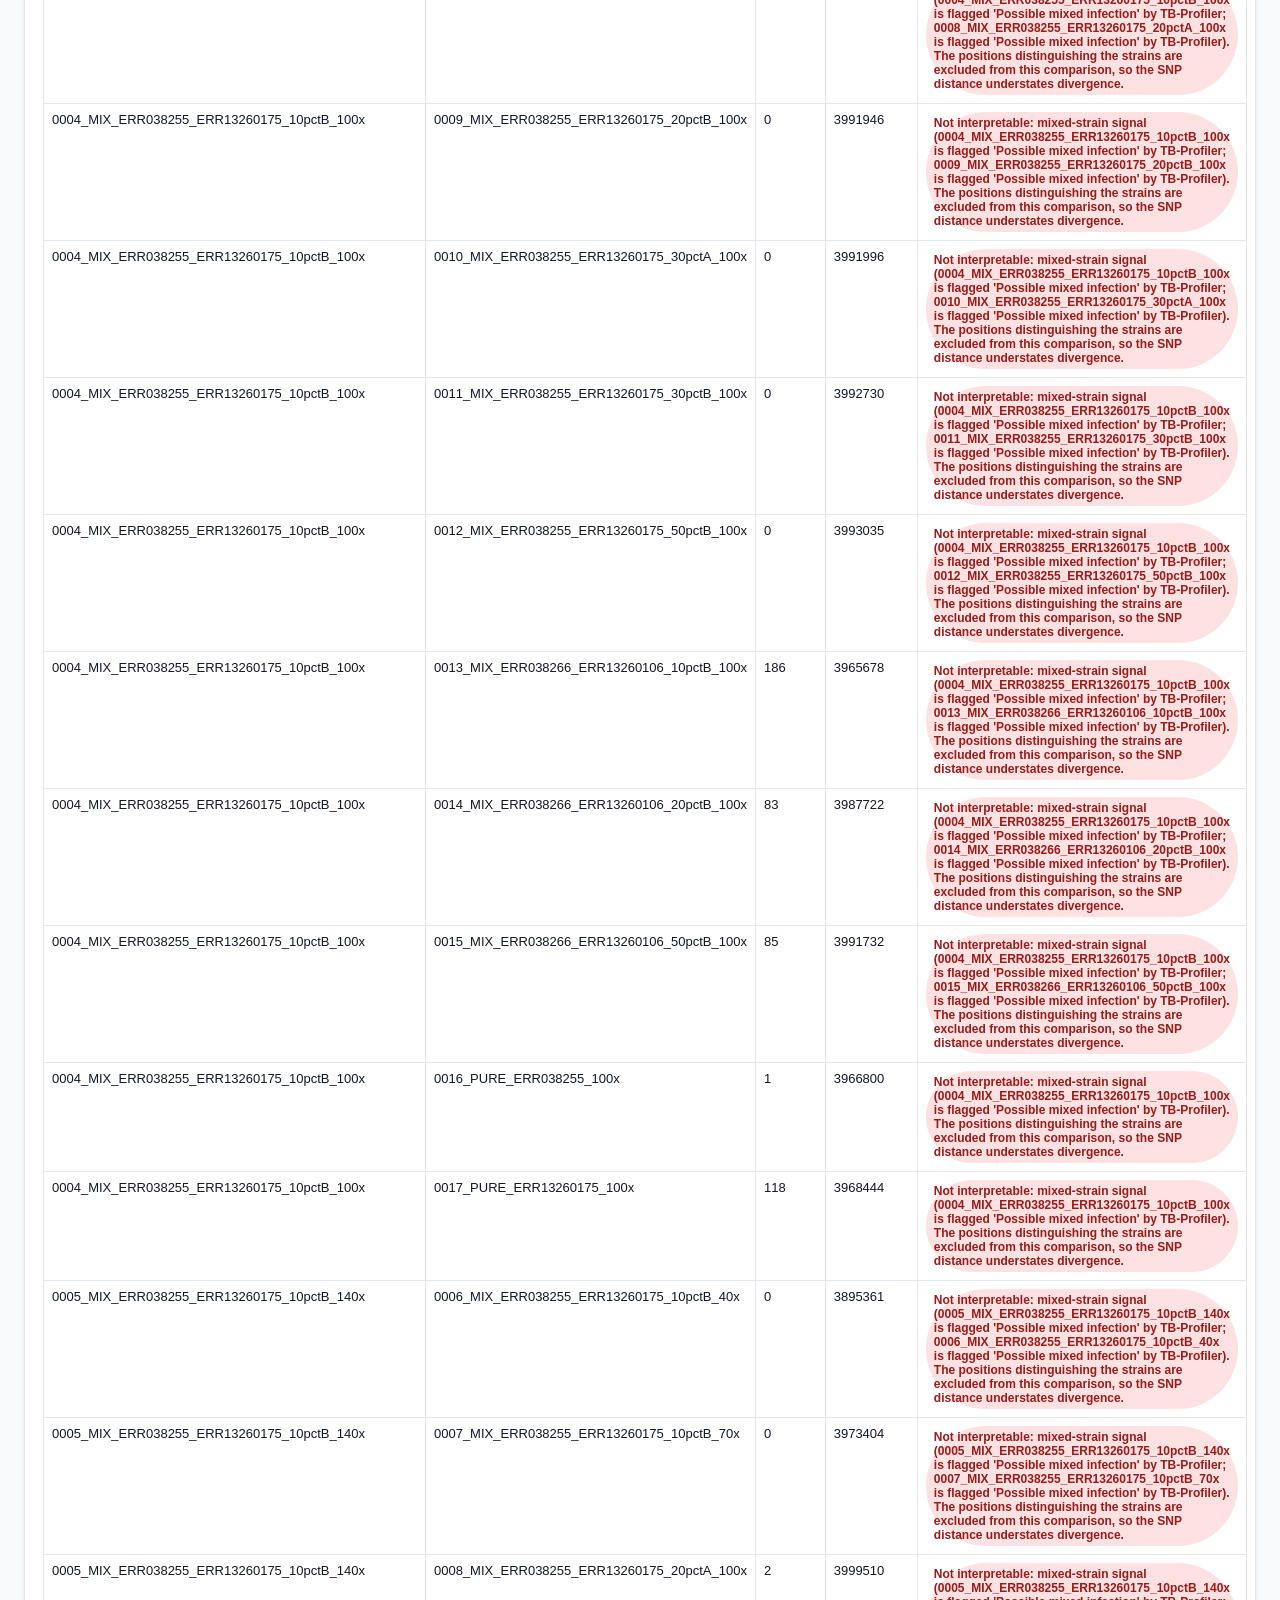
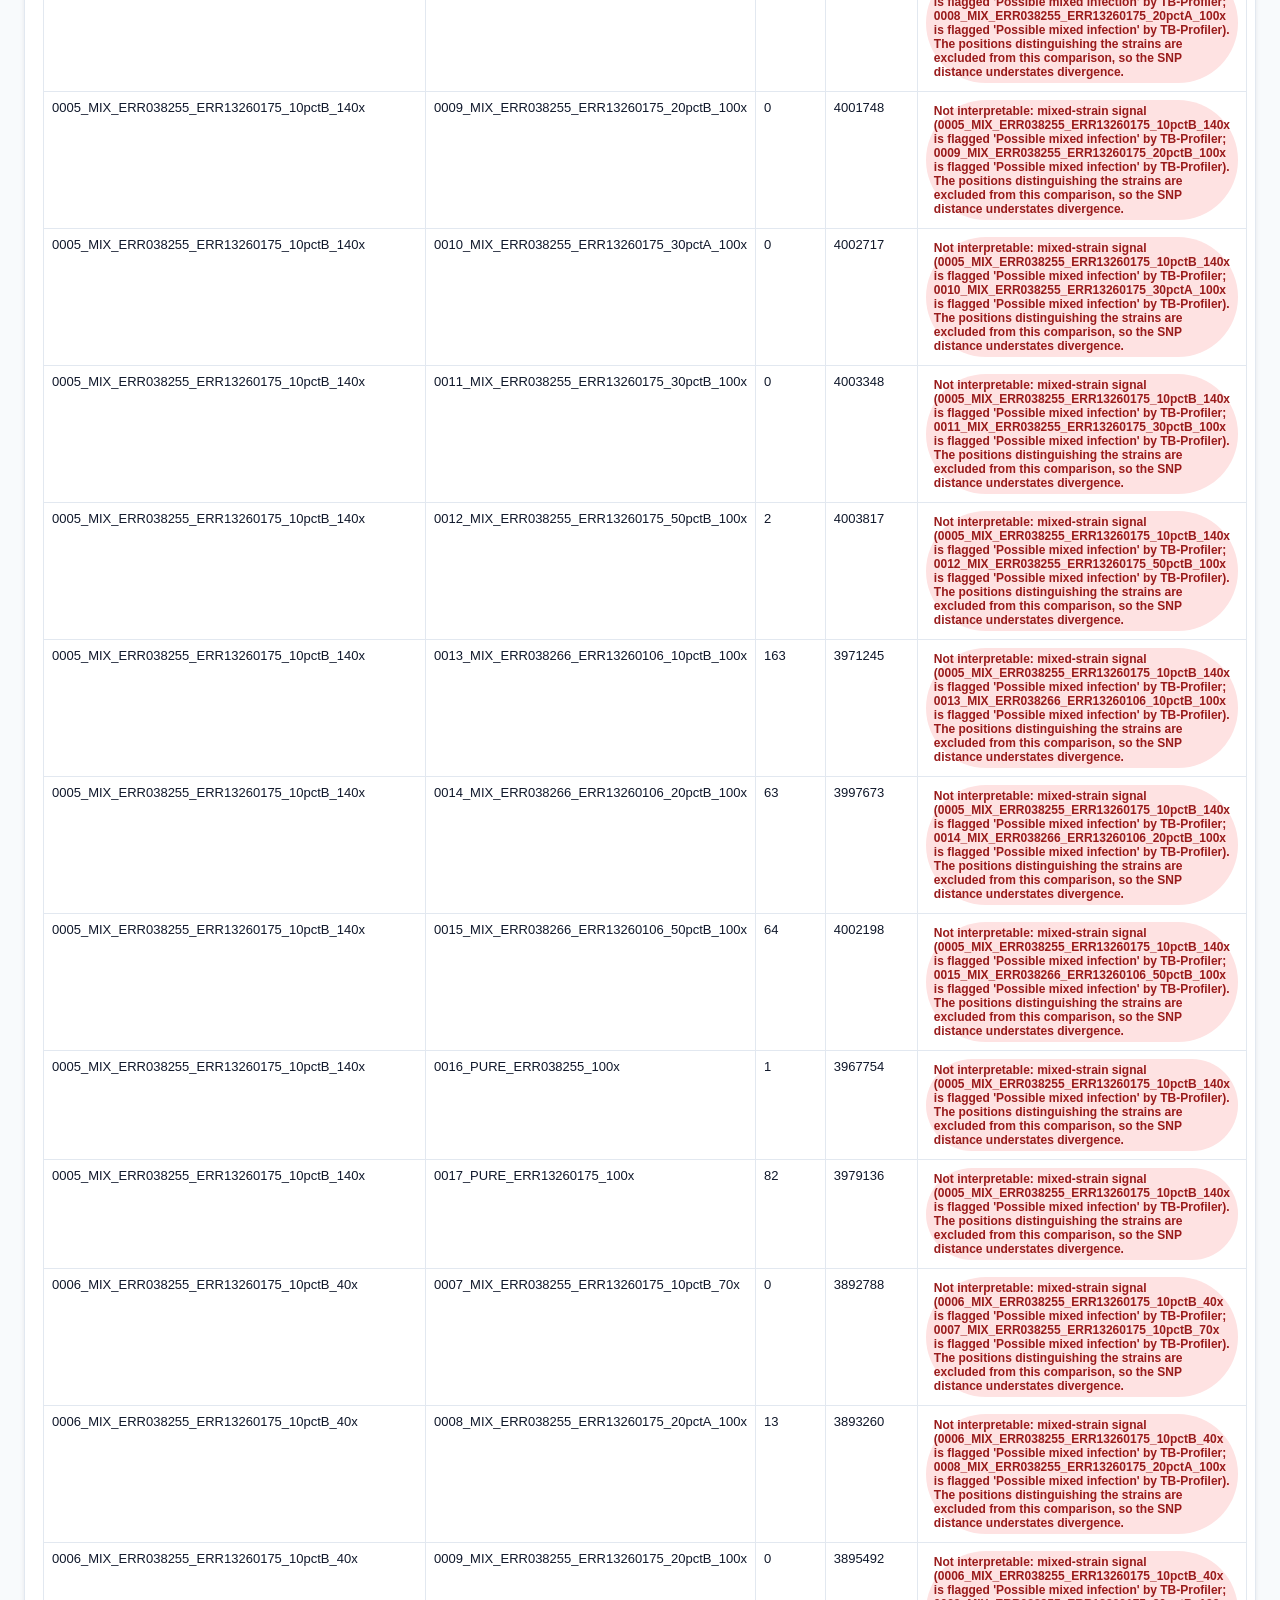
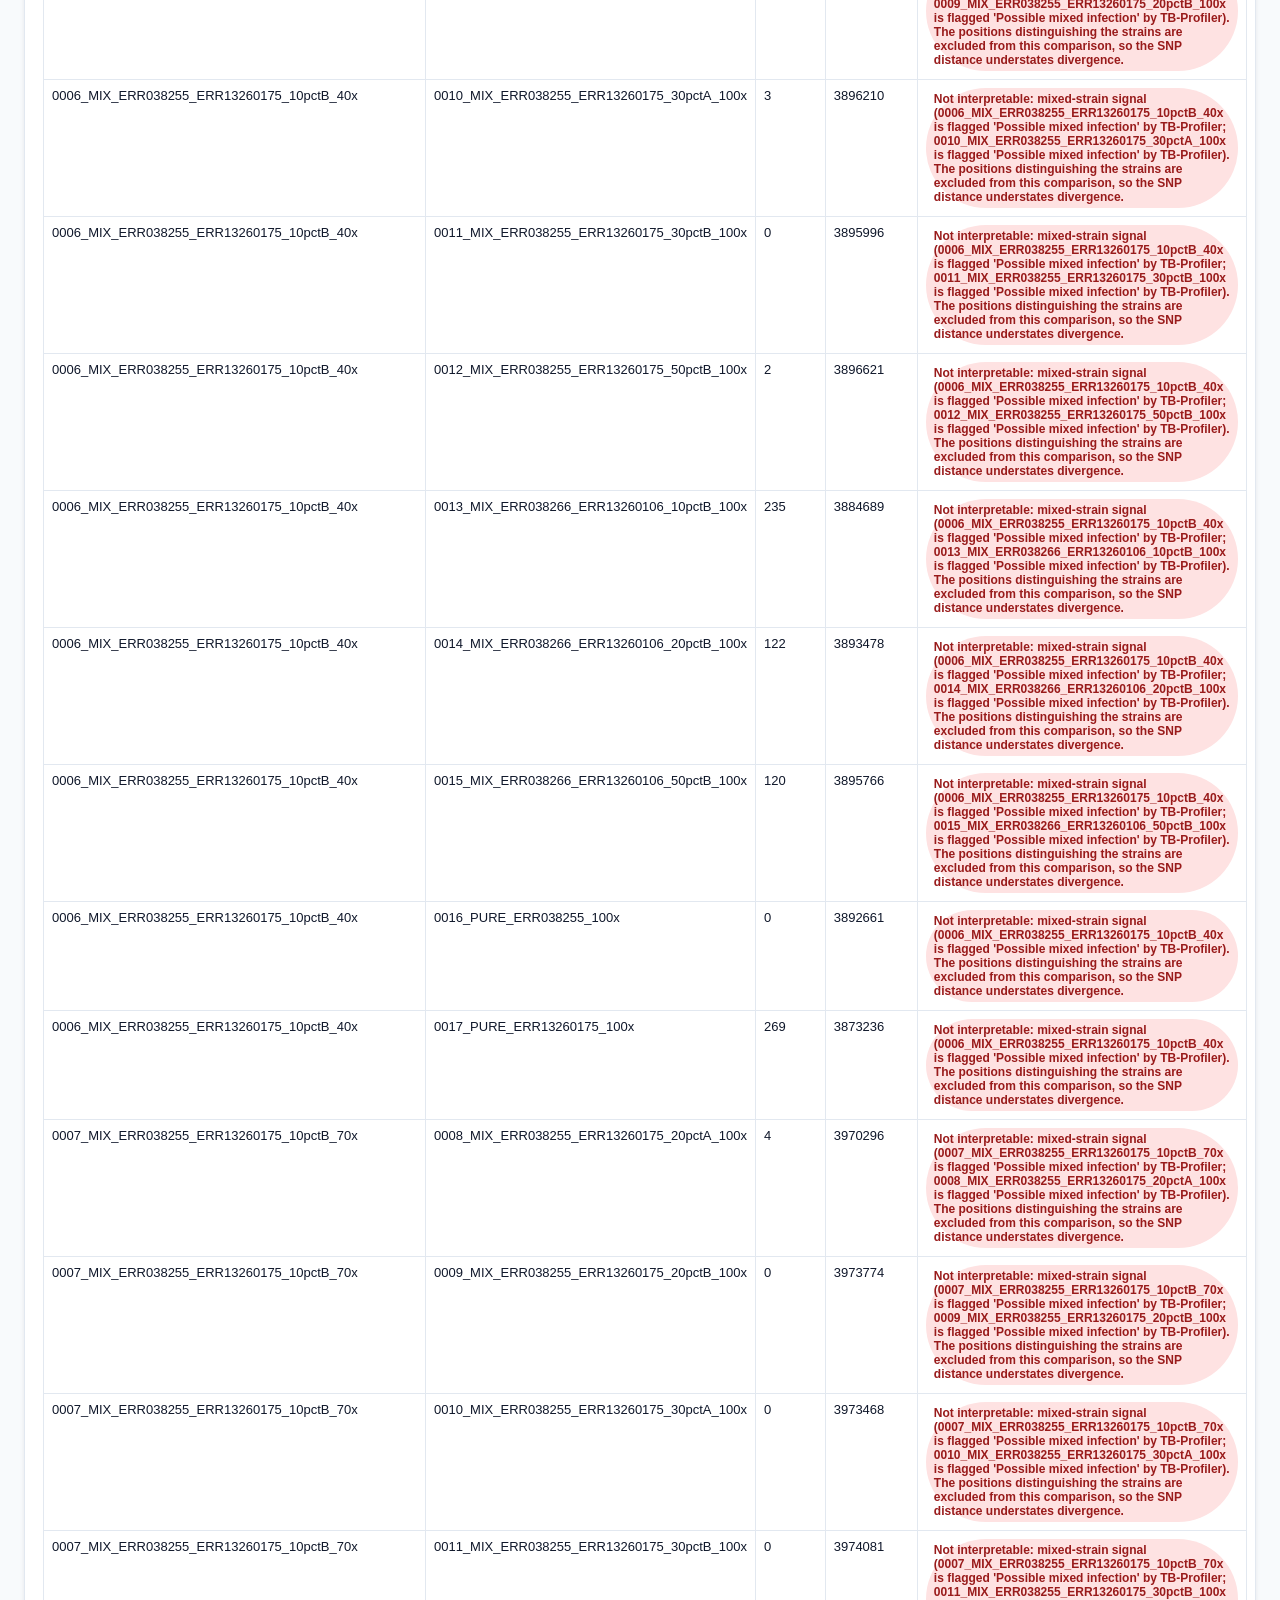
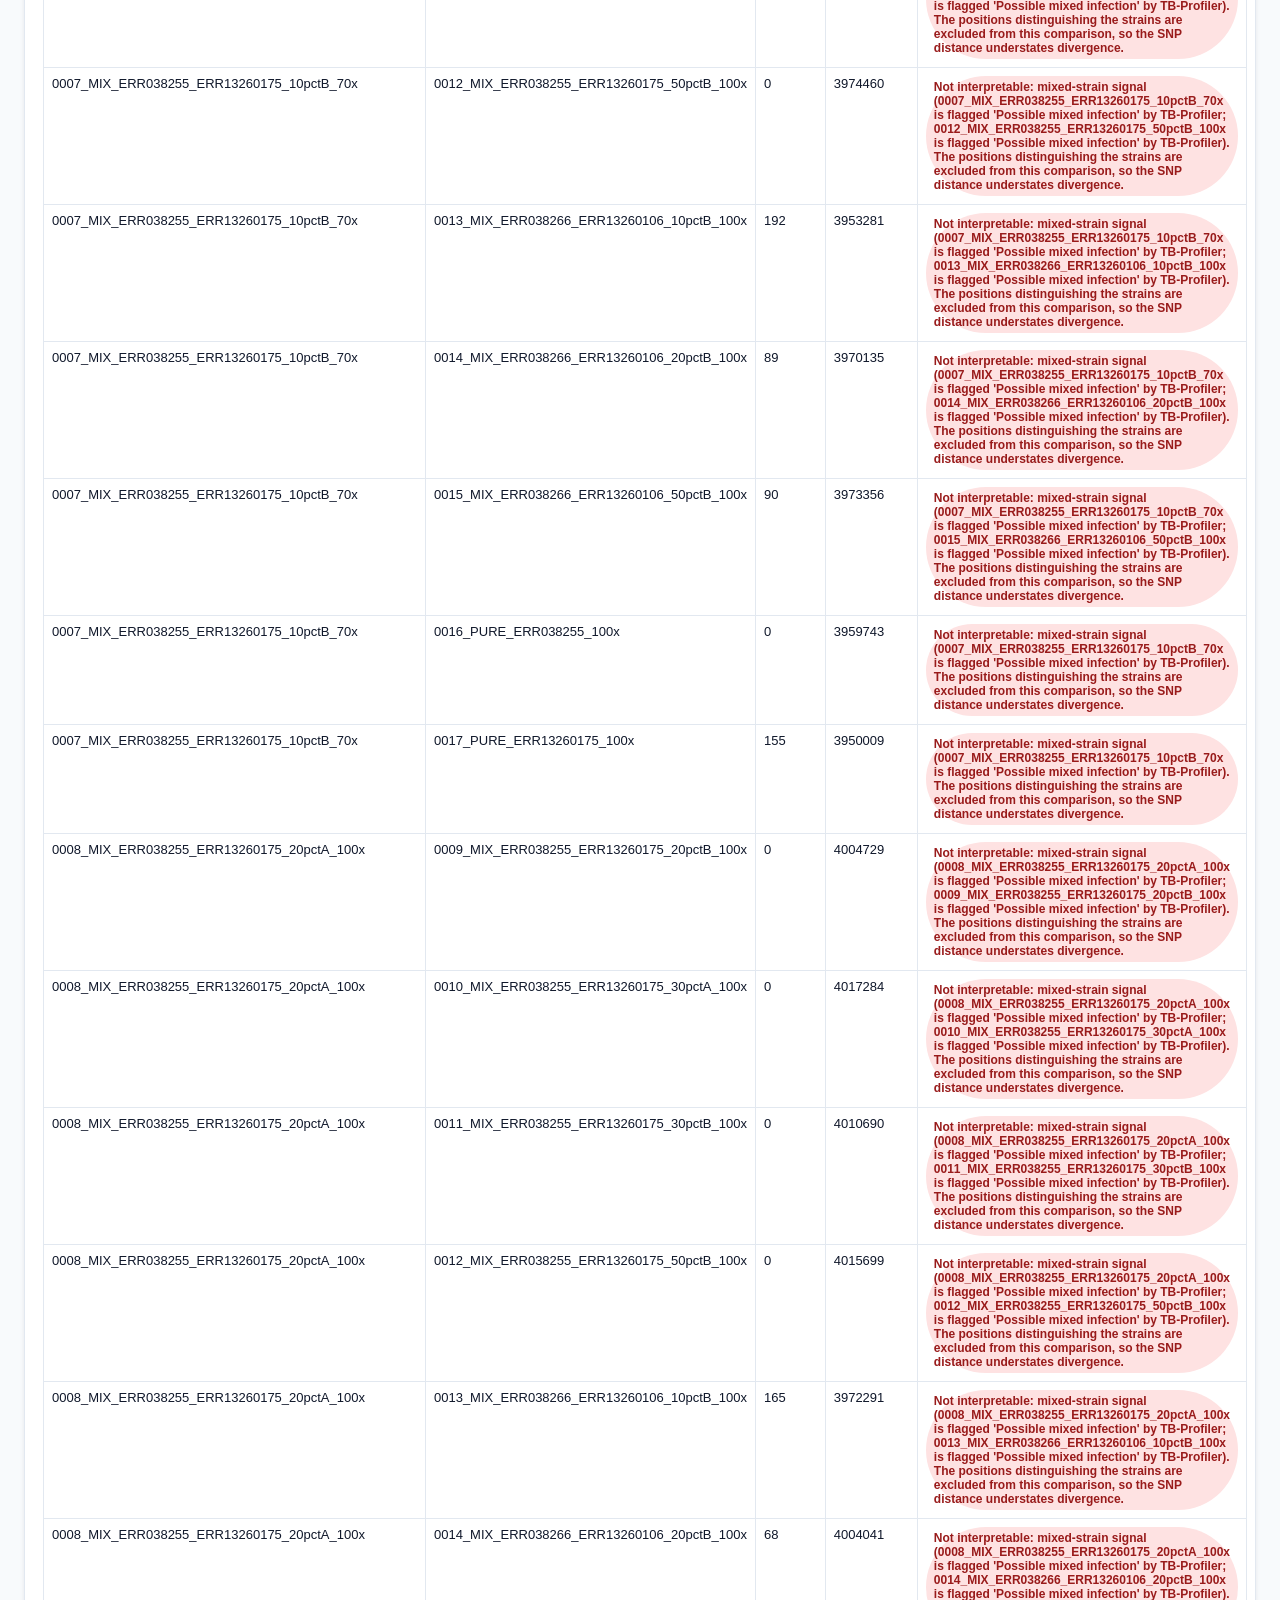
<file: benchmark/data/rmap/rMAP-TB-V22/cacheCopy-1/snp_distance/snp_distance_cluster_report.html>
<!doctype html>
<html>
<head>
<meta charset='utf-8'>
<title>Pairwise SNP Distance and Cluster Summary</title>
<style>

body{font-family:Arial,Helvetica,sans-serif;margin:24px;background:#f8fafc;color:#0f172a}
.card{background:white;border:1px solid #e2e8f0;border-radius:14px;padding:18px;margin-bottom:18px;box-shadow:0 1px 4px rgba(15,23,42,.08)}
table{border-collapse:collapse;width:100%;font-size:13px;background:white}
th,td{border:1px solid #e2e8f0;padding:8px;vertical-align:top}
th{background:#334155;color:white}
.badge{display:inline-block;border-radius:999px;padding:4px 8px;font-weight:700;font-size:12px}
.close{background:#dcfce7;color:#166534}
.intermediate{background:#fef9c3;color:#854d0e}
.distant{background:#e0f2fe;color:#075985}
.uninterpretable{background:#fee2e2;color:#991b1b}
.note{background:#eff6ff;border-left:5px solid #2563eb;padding:12px;border-radius:10px}
img{max-width:100%;height:auto;border-radius:14px}

</style>
</head>
<body>
<div class='card'>
<h1>Pairwise SNP Distance and Cluster Summary</h1>
<p>This section summarizes pairwise SNP distances calculated directly from the MTBC core genome alignment after excluding reference/non-sample sequences.</p>
<div class='note'>Interpretation thresholds used: &le;5 SNPs = genomically close and should be reviewed with epidemiological linkage data; 6-12 SNPs = intermediate SNP distance requiring epidemiological metadata review; &gt;12 SNPs = not clustered by SNP threshold.</div>
</div>
<div class='card'>
<h2>Pairwise SNP Distance Heatmap</h2>
<p>Reference/non-sample sequences are excluded. Lower SNP distances indicate closer genomic relatedness.</p>
<img src='pairwise_snp_heatmap.png' alt='Pairwise SNP Distance Heatmap'>
</div>
<div class='card'>
<h2>Pairwise SNP distance interpretation</h2>
<table>
<thead>
<tr>
<th>Sample 1</th>
<th>Sample 2</th>
<th>SNP distance</th>
<th>Comparable sites</th>
<th>Interpretation</th>
</tr>
</thead>
<tbody>
<tr>
<td>0000_CTRL_SAMELIN_ERR038254_ERR038255_50pct_100x</td>
<td>0001_MIX_ERR038255_ERR13260175_05pctA_100x</td>
<td>996</td>
<td>3935829</td>
<td><span class='badge uninterpretable'>Not interpretable: mixed-strain signal (0001_MIX_ERR038255_ERR13260175_05pctA_100x is flagged &#x27;Possible mixed infection&#x27; by TB-Profiler). The positions distinguishing the strains are excluded from this comparison, so the SNP distance understates divergence.</span></td>
</tr>
<tr>
<td>0000_CTRL_SAMELIN_ERR038254_ERR038255_50pct_100x</td>
<td>0002_MIX_ERR038255_ERR13260175_05pctB_100x</td>
<td>0</td>
<td>3957642</td>
<td><span class='badge uninterpretable'>Not interpretable: mixed-strain signal (0002_MIX_ERR038255_ERR13260175_05pctB_100x is flagged &#x27;Possible mixed infection&#x27; by TB-Profiler). The positions distinguishing the strains are excluded from this comparison, so the SNP distance understates divergence.</span></td>
</tr>
<tr>
<td>0000_CTRL_SAMELIN_ERR038254_ERR038255_50pct_100x</td>
<td>0003_MIX_ERR038255_ERR13260175_10pctA_100x</td>
<td>547</td>
<td>3941234</td>
<td><span class='badge uninterpretable'>Not interpretable: mixed-strain signal (0003_MIX_ERR038255_ERR13260175_10pctA_100x is flagged &#x27;Possible mixed infection&#x27; by TB-Profiler). The positions distinguishing the strains are excluded from this comparison, so the SNP distance understates divergence.</span></td>
</tr>
<tr>
<td>0000_CTRL_SAMELIN_ERR038254_ERR038255_50pct_100x</td>
<td>0004_MIX_ERR038255_ERR13260175_10pctB_100x</td>
<td>0</td>
<td>3957841</td>
<td><span class='badge uninterpretable'>Not interpretable: mixed-strain signal (0004_MIX_ERR038255_ERR13260175_10pctB_100x is flagged &#x27;Possible mixed infection&#x27; by TB-Profiler). The positions distinguishing the strains are excluded from this comparison, so the SNP distance understates divergence.</span></td>
</tr>
<tr>
<td>0000_CTRL_SAMELIN_ERR038254_ERR038255_50pct_100x</td>
<td>0005_MIX_ERR038255_ERR13260175_10pctB_140x</td>
<td>0</td>
<td>3958666</td>
<td><span class='badge uninterpretable'>Not interpretable: mixed-strain signal (0005_MIX_ERR038255_ERR13260175_10pctB_140x is flagged &#x27;Possible mixed infection&#x27; by TB-Profiler). The positions distinguishing the strains are excluded from this comparison, so the SNP distance understates divergence.</span></td>
</tr>
<tr>
<td>0000_CTRL_SAMELIN_ERR038254_ERR038255_50pct_100x</td>
<td>0006_MIX_ERR038255_ERR13260175_10pctB_40x</td>
<td>0</td>
<td>3890951</td>
<td><span class='badge uninterpretable'>Not interpretable: mixed-strain signal (0006_MIX_ERR038255_ERR13260175_10pctB_40x is flagged &#x27;Possible mixed infection&#x27; by TB-Profiler). The positions distinguishing the strains are excluded from this comparison, so the SNP distance understates divergence.</span></td>
</tr>
<tr>
<td>0000_CTRL_SAMELIN_ERR038254_ERR038255_50pct_100x</td>
<td>0007_MIX_ERR038255_ERR13260175_10pctB_70x</td>
<td>0</td>
<td>3952434</td>
<td><span class='badge uninterpretable'>Not interpretable: mixed-strain signal (0007_MIX_ERR038255_ERR13260175_10pctB_70x is flagged &#x27;Possible mixed infection&#x27; by TB-Profiler). The positions distinguishing the strains are excluded from this comparison, so the SNP distance understates divergence.</span></td>
</tr>
<tr>
<td>0000_CTRL_SAMELIN_ERR038254_ERR038255_50pct_100x</td>
<td>0008_MIX_ERR038255_ERR13260175_20pctA_100x</td>
<td>89</td>
<td>3954623</td>
<td><span class='badge uninterpretable'>Not interpretable: mixed-strain signal (0008_MIX_ERR038255_ERR13260175_20pctA_100x is flagged &#x27;Possible mixed infection&#x27; by TB-Profiler). The positions distinguishing the strains are excluded from this comparison, so the SNP distance understates divergence.</span></td>
</tr>
<tr>
<td>0000_CTRL_SAMELIN_ERR038254_ERR038255_50pct_100x</td>
<td>0009_MIX_ERR038255_ERR13260175_20pctB_100x</td>
<td>0</td>
<td>3958372</td>
<td><span class='badge uninterpretable'>Not interpretable: mixed-strain signal (0009_MIX_ERR038255_ERR13260175_20pctB_100x is flagged &#x27;Possible mixed infection&#x27; by TB-Profiler). The positions distinguishing the strains are excluded from this comparison, so the SNP distance understates divergence.</span></td>
</tr>
<tr>
<td>0000_CTRL_SAMELIN_ERR038254_ERR038255_50pct_100x</td>
<td>0010_MIX_ERR038255_ERR13260175_30pctA_100x</td>
<td>25</td>
<td>3957655</td>
<td><span class='badge uninterpretable'>Not interpretable: mixed-strain signal (0010_MIX_ERR038255_ERR13260175_30pctA_100x is flagged &#x27;Possible mixed infection&#x27; by TB-Profiler). The positions distinguishing the strains are excluded from this comparison, so the SNP distance understates divergence.</span></td>
</tr>
<tr>
<td>0000_CTRL_SAMELIN_ERR038254_ERR038255_50pct_100x</td>
<td>0011_MIX_ERR038255_ERR13260175_30pctB_100x</td>
<td>0</td>
<td>3958621</td>
<td><span class='badge uninterpretable'>Not interpretable: mixed-strain signal (0011_MIX_ERR038255_ERR13260175_30pctB_100x is flagged &#x27;Possible mixed infection&#x27; by TB-Profiler). The positions distinguishing the strains are excluded from this comparison, so the SNP distance understates divergence.</span></td>
</tr>
<tr>
<td>0000_CTRL_SAMELIN_ERR038254_ERR038255_50pct_100x</td>
<td>0012_MIX_ERR038255_ERR13260175_50pctB_100x</td>
<td>2</td>
<td>3958720</td>
<td><span class='badge uninterpretable'>Not interpretable: mixed-strain signal (0012_MIX_ERR038255_ERR13260175_50pctB_100x is flagged &#x27;Possible mixed infection&#x27; by TB-Profiler). The positions distinguishing the strains are excluded from this comparison, so the SNP distance understates divergence.</span></td>
</tr>
<tr>
<td>0000_CTRL_SAMELIN_ERR038254_ERR038255_50pct_100x</td>
<td>0013_MIX_ERR038266_ERR13260106_10pctB_100x</td>
<td>527</td>
<td>3944315</td>
<td><span class='badge uninterpretable'>Not interpretable: mixed-strain signal (0013_MIX_ERR038266_ERR13260106_10pctB_100x is flagged &#x27;Possible mixed infection&#x27; by TB-Profiler). The positions distinguishing the strains are excluded from this comparison, so the SNP distance understates divergence.</span></td>
</tr>
<tr>
<td>0000_CTRL_SAMELIN_ERR038254_ERR038255_50pct_100x</td>
<td>0014_MIX_ERR038266_ERR13260106_20pctB_100x</td>
<td>390</td>
<td>3956661</td>
<td><span class='badge uninterpretable'>Not interpretable: mixed-strain signal (0014_MIX_ERR038266_ERR13260106_20pctB_100x is flagged &#x27;Possible mixed infection&#x27; by TB-Profiler). The positions distinguishing the strains are excluded from this comparison, so the SNP distance understates divergence.</span></td>
</tr>
<tr>
<td>0000_CTRL_SAMELIN_ERR038254_ERR038255_50pct_100x</td>
<td>0015_MIX_ERR038266_ERR13260106_50pctB_100x</td>
<td>389</td>
<td>3959157</td>
<td><span class='badge uninterpretable'>Not interpretable: mixed-strain signal (0015_MIX_ERR038266_ERR13260106_50pctB_100x is flagged &#x27;Possible mixed infection&#x27; by TB-Profiler). The positions distinguishing the strains are excluded from this comparison, so the SNP distance understates divergence.</span></td>
</tr>
<tr>
<td>0000_CTRL_SAMELIN_ERR038254_ERR038255_50pct_100x</td>
<td>0016_PURE_ERR038255_100x</td>
<td>0</td>
<td>3955305</td>
<td><span class='badge close'>Genomically close; review epidemiological linkage</span></td>
</tr>
<tr>
<td>0000_CTRL_SAMELIN_ERR038254_ERR038255_50pct_100x</td>
<td>0017_PURE_ERR13260175_100x</td>
<td>1140</td>
<td>3935648</td>
<td><span class='badge distant'>Not clustered by SNP threshold</span></td>
</tr>
<tr>
<td>0001_MIX_ERR038255_ERR13260175_05pctA_100x</td>
<td>0002_MIX_ERR038255_ERR13260175_05pctB_100x</td>
<td>435</td>
<td>3956850</td>
<td><span class='badge uninterpretable'>Not interpretable: mixed-strain signal (0001_MIX_ERR038255_ERR13260175_05pctA_100x is flagged &#x27;Possible mixed infection&#x27; by TB-Profiler; 0002_MIX_ERR038255_ERR13260175_05pctB_100x is flagged &#x27;Possible mixed infection&#x27; by TB-Profiler). The positions distinguishing the strains are excluded from this comparison, so the SNP distance understates divergence.</span></td>
</tr>
<tr>
<td>0001_MIX_ERR038255_ERR13260175_05pctA_100x</td>
<td>0003_MIX_ERR038255_ERR13260175_10pctA_100x</td>
<td>0</td>
<td>3999296</td>
<td><span class='badge uninterpretable'>Not interpretable: mixed-strain signal (0001_MIX_ERR038255_ERR13260175_05pctA_100x is flagged &#x27;Possible mixed infection&#x27; by TB-Profiler; 0003_MIX_ERR038255_ERR13260175_10pctA_100x is flagged &#x27;Possible mixed infection&#x27; by TB-Profiler). The positions distinguishing the strains are excluded from this comparison, so the SNP distance understates divergence.</span></td>
</tr>
<tr>
<td>0001_MIX_ERR038255_ERR13260175_05pctA_100x</td>
<td>0004_MIX_ERR038255_ERR13260175_10pctB_100x</td>
<td>74</td>
<td>3968805</td>
<td><span class='badge uninterpretable'>Not interpretable: mixed-strain signal (0001_MIX_ERR038255_ERR13260175_05pctA_100x is flagged &#x27;Possible mixed infection&#x27; by TB-Profiler; 0004_MIX_ERR038255_ERR13260175_10pctB_100x is flagged &#x27;Possible mixed infection&#x27; by TB-Profiler). The positions distinguishing the strains are excluded from this comparison, so the SNP distance understates divergence.</span></td>
</tr>
<tr>
<td>0001_MIX_ERR038255_ERR13260175_05pctA_100x</td>
<td>0005_MIX_ERR038255_ERR13260175_10pctB_140x</td>
<td>40</td>
<td>3979491</td>
<td><span class='badge uninterpretable'>Not interpretable: mixed-strain signal (0001_MIX_ERR038255_ERR13260175_05pctA_100x is flagged &#x27;Possible mixed infection&#x27; by TB-Profiler; 0005_MIX_ERR038255_ERR13260175_10pctB_140x is flagged &#x27;Possible mixed infection&#x27; by TB-Profiler). The positions distinguishing the strains are excluded from this comparison, so the SNP distance understates divergence.</span></td>
</tr>
<tr>
<td>0001_MIX_ERR038255_ERR13260175_05pctA_100x</td>
<td>0006_MIX_ERR038255_ERR13260175_10pctB_40x</td>
<td>201</td>
<td>3873544</td>
<td><span class='badge uninterpretable'>Not interpretable: mixed-strain signal (0001_MIX_ERR038255_ERR13260175_05pctA_100x is flagged &#x27;Possible mixed infection&#x27; by TB-Profiler; 0006_MIX_ERR038255_ERR13260175_10pctB_40x is flagged &#x27;Possible mixed infection&#x27; by TB-Profiler). The positions distinguishing the strains are excluded from this comparison, so the SNP distance understates divergence.</span></td>
</tr>
<tr>
<td>0001_MIX_ERR038255_ERR13260175_05pctA_100x</td>
<td>0007_MIX_ERR038255_ERR13260175_10pctB_70x</td>
<td>101</td>
<td>3950349</td>
<td><span class='badge uninterpretable'>Not interpretable: mixed-strain signal (0001_MIX_ERR038255_ERR13260175_05pctA_100x is flagged &#x27;Possible mixed infection&#x27; by TB-Profiler; 0007_MIX_ERR038255_ERR13260175_10pctB_70x is flagged &#x27;Possible mixed infection&#x27; by TB-Profiler). The positions distinguishing the strains are excluded from this comparison, so the SNP distance understates divergence.</span></td>
</tr>
<tr>
<td>0001_MIX_ERR038255_ERR13260175_05pctA_100x</td>
<td>0008_MIX_ERR038255_ERR13260175_20pctA_100x</td>
<td>0</td>
<td>3998448</td>
<td><span class='badge uninterpretable'>Not interpretable: mixed-strain signal (0001_MIX_ERR038255_ERR13260175_05pctA_100x is flagged &#x27;Possible mixed infection&#x27; by TB-Profiler; 0008_MIX_ERR038255_ERR13260175_20pctA_100x is flagged &#x27;Possible mixed infection&#x27; by TB-Profiler). The positions distinguishing the strains are excluded from this comparison, so the SNP distance understates divergence.</span></td>
</tr>
<tr>
<td>0001_MIX_ERR038255_ERR13260175_05pctA_100x</td>
<td>0009_MIX_ERR038255_ERR13260175_20pctB_100x</td>
<td>1</td>
<td>3984659</td>
<td><span class='badge uninterpretable'>Not interpretable: mixed-strain signal (0001_MIX_ERR038255_ERR13260175_05pctA_100x is flagged &#x27;Possible mixed infection&#x27; by TB-Profiler; 0009_MIX_ERR038255_ERR13260175_20pctB_100x is flagged &#x27;Possible mixed infection&#x27; by TB-Profiler). The positions distinguishing the strains are excluded from this comparison, so the SNP distance understates divergence.</span></td>
</tr>
<tr>
<td>0001_MIX_ERR038255_ERR13260175_05pctA_100x</td>
<td>0010_MIX_ERR038255_ERR13260175_30pctA_100x</td>
<td>0</td>
<td>3997728</td>
<td><span class='badge uninterpretable'>Not interpretable: mixed-strain signal (0001_MIX_ERR038255_ERR13260175_05pctA_100x is flagged &#x27;Possible mixed infection&#x27; by TB-Profiler; 0010_MIX_ERR038255_ERR13260175_30pctA_100x is flagged &#x27;Possible mixed infection&#x27; by TB-Profiler). The positions distinguishing the strains are excluded from this comparison, so the SNP distance understates divergence.</span></td>
</tr>
<tr>
<td>0001_MIX_ERR038255_ERR13260175_05pctA_100x</td>
<td>0011_MIX_ERR038255_ERR13260175_30pctB_100x</td>
<td>0</td>
<td>3990691</td>
<td><span class='badge uninterpretable'>Not interpretable: mixed-strain signal (0001_MIX_ERR038255_ERR13260175_05pctA_100x is flagged &#x27;Possible mixed infection&#x27; by TB-Profiler; 0011_MIX_ERR038255_ERR13260175_30pctB_100x is flagged &#x27;Possible mixed infection&#x27; by TB-Profiler). The positions distinguishing the strains are excluded from this comparison, so the SNP distance understates divergence.</span></td>
</tr>
<tr>
<td>0001_MIX_ERR038255_ERR13260175_05pctA_100x</td>
<td>0012_MIX_ERR038255_ERR13260175_50pctB_100x</td>
<td>0</td>
<td>3995910</td>
<td><span class='badge uninterpretable'>Not interpretable: mixed-strain signal (0001_MIX_ERR038255_ERR13260175_05pctA_100x is flagged &#x27;Possible mixed infection&#x27; by TB-Profiler; 0012_MIX_ERR038255_ERR13260175_50pctB_100x is flagged &#x27;Possible mixed infection&#x27; by TB-Profiler). The positions distinguishing the strains are excluded from this comparison, so the SNP distance understates divergence.</span></td>
</tr>
<tr>
<td>0001_MIX_ERR038255_ERR13260175_05pctA_100x</td>
<td>0013_MIX_ERR038266_ERR13260106_10pctB_100x</td>
<td>611</td>
<td>3953586</td>
<td><span class='badge uninterpretable'>Not interpretable: mixed-strain signal (0001_MIX_ERR038255_ERR13260175_05pctA_100x is flagged &#x27;Possible mixed infection&#x27; by TB-Profiler; 0013_MIX_ERR038266_ERR13260106_10pctB_100x is flagged &#x27;Possible mixed infection&#x27; by TB-Profiler). The positions distinguishing the strains are excluded from this comparison, so the SNP distance understates divergence.</span></td>
</tr>
<tr>
<td>0001_MIX_ERR038255_ERR13260175_05pctA_100x</td>
<td>0014_MIX_ERR038266_ERR13260106_20pctB_100x</td>
<td>519</td>
<td>3985218</td>
<td><span class='badge uninterpretable'>Not interpretable: mixed-strain signal (0001_MIX_ERR038255_ERR13260175_05pctA_100x is flagged &#x27;Possible mixed infection&#x27; by TB-Profiler; 0014_MIX_ERR038266_ERR13260106_20pctB_100x is flagged &#x27;Possible mixed infection&#x27; by TB-Profiler). The positions distinguishing the strains are excluded from this comparison, so the SNP distance understates divergence.</span></td>
</tr>
<tr>
<td>0001_MIX_ERR038255_ERR13260175_05pctA_100x</td>
<td>0015_MIX_ERR038266_ERR13260106_50pctB_100x</td>
<td>526</td>
<td>3995473</td>
<td><span class='badge uninterpretable'>Not interpretable: mixed-strain signal (0001_MIX_ERR038255_ERR13260175_05pctA_100x is flagged &#x27;Possible mixed infection&#x27; by TB-Profiler; 0015_MIX_ERR038266_ERR13260106_50pctB_100x is flagged &#x27;Possible mixed infection&#x27; by TB-Profiler). The positions distinguishing the strains are excluded from this comparison, so the SNP distance understates divergence.</span></td>
</tr>
<tr>
<td>0001_MIX_ERR038255_ERR13260175_05pctA_100x</td>
<td>0016_PURE_ERR038255_100x</td>
<td>1004</td>
<td>3944658</td>
<td><span class='badge uninterpretable'>Not interpretable: mixed-strain signal (0001_MIX_ERR038255_ERR13260175_05pctA_100x is flagged &#x27;Possible mixed infection&#x27; by TB-Profiler). The positions distinguishing the strains are excluded from this comparison, so the SNP distance understates divergence.</span></td>
</tr>
<tr>
<td>0001_MIX_ERR038255_ERR13260175_05pctA_100x</td>
<td>0017_PURE_ERR13260175_100x</td>
<td>0</td>
<td>3999976</td>
<td><span class='badge uninterpretable'>Not interpretable: mixed-strain signal (0001_MIX_ERR038255_ERR13260175_05pctA_100x is flagged &#x27;Possible mixed infection&#x27; by TB-Profiler). The positions distinguishing the strains are excluded from this comparison, so the SNP distance understates divergence.</span></td>
</tr>
<tr>
<td>0002_MIX_ERR038255_ERR13260175_05pctB_100x</td>
<td>0003_MIX_ERR038255_ERR13260175_10pctA_100x</td>
<td>182</td>
<td>3962506</td>
<td><span class='badge uninterpretable'>Not interpretable: mixed-strain signal (0002_MIX_ERR038255_ERR13260175_05pctB_100x is flagged &#x27;Possible mixed infection&#x27; by TB-Profiler; 0003_MIX_ERR038255_ERR13260175_10pctA_100x is flagged &#x27;Possible mixed infection&#x27; by TB-Profiler). The positions distinguishing the strains are excluded from this comparison, so the SNP distance understates divergence.</span></td>
</tr>
<tr>
<td>0002_MIX_ERR038255_ERR13260175_05pctB_100x</td>
<td>0004_MIX_ERR038255_ERR13260175_10pctB_100x</td>
<td>1</td>
<td>3977865</td>
<td><span class='badge uninterpretable'>Not interpretable: mixed-strain signal (0002_MIX_ERR038255_ERR13260175_05pctB_100x is flagged &#x27;Possible mixed infection&#x27; by TB-Profiler; 0004_MIX_ERR038255_ERR13260175_10pctB_100x is flagged &#x27;Possible mixed infection&#x27; by TB-Profiler). The positions distinguishing the strains are excluded from this comparison, so the SNP distance understates divergence.</span></td>
</tr>
<tr>
<td>0002_MIX_ERR038255_ERR13260175_05pctB_100x</td>
<td>0005_MIX_ERR038255_ERR13260175_10pctB_140x</td>
<td>2</td>
<td>3980126</td>
<td><span class='badge uninterpretable'>Not interpretable: mixed-strain signal (0002_MIX_ERR038255_ERR13260175_05pctB_100x is flagged &#x27;Possible mixed infection&#x27; by TB-Profiler; 0005_MIX_ERR038255_ERR13260175_10pctB_140x is flagged &#x27;Possible mixed infection&#x27; by TB-Profiler). The positions distinguishing the strains are excluded from this comparison, so the SNP distance understates divergence.</span></td>
</tr>
<tr>
<td>0002_MIX_ERR038255_ERR13260175_05pctB_100x</td>
<td>0006_MIX_ERR038255_ERR13260175_10pctB_40x</td>
<td>0</td>
<td>3894342</td>
<td><span class='badge uninterpretable'>Not interpretable: mixed-strain signal (0002_MIX_ERR038255_ERR13260175_05pctB_100x is flagged &#x27;Possible mixed infection&#x27; by TB-Profiler; 0006_MIX_ERR038255_ERR13260175_10pctB_40x is flagged &#x27;Possible mixed infection&#x27; by TB-Profiler). The positions distinguishing the strains are excluded from this comparison, so the SNP distance understates divergence.</span></td>
</tr>
<tr>
<td>0002_MIX_ERR038255_ERR13260175_05pctB_100x</td>
<td>0007_MIX_ERR038255_ERR13260175_10pctB_70x</td>
<td>0</td>
<td>3966874</td>
<td><span class='badge uninterpretable'>Not interpretable: mixed-strain signal (0002_MIX_ERR038255_ERR13260175_05pctB_100x is flagged &#x27;Possible mixed infection&#x27; by TB-Profiler; 0007_MIX_ERR038255_ERR13260175_10pctB_70x is flagged &#x27;Possible mixed infection&#x27; by TB-Profiler). The positions distinguishing the strains are excluded from this comparison, so the SNP distance understates divergence.</span></td>
</tr>
<tr>
<td>0002_MIX_ERR038255_ERR13260175_05pctB_100x</td>
<td>0008_MIX_ERR038255_ERR13260175_20pctA_100x</td>
<td>17</td>
<td>3976305</td>
<td><span class='badge uninterpretable'>Not interpretable: mixed-strain signal (0002_MIX_ERR038255_ERR13260175_05pctB_100x is flagged &#x27;Possible mixed infection&#x27; by TB-Profiler; 0008_MIX_ERR038255_ERR13260175_20pctA_100x is flagged &#x27;Possible mixed infection&#x27; by TB-Profiler). The positions distinguishing the strains are excluded from this comparison, so the SNP distance understates divergence.</span></td>
</tr>
<tr>
<td>0002_MIX_ERR038255_ERR13260175_05pctB_100x</td>
<td>0009_MIX_ERR038255_ERR13260175_20pctB_100x</td>
<td>2</td>
<td>3980103</td>
<td><span class='badge uninterpretable'>Not interpretable: mixed-strain signal (0002_MIX_ERR038255_ERR13260175_05pctB_100x is flagged &#x27;Possible mixed infection&#x27; by TB-Profiler; 0009_MIX_ERR038255_ERR13260175_20pctB_100x is flagged &#x27;Possible mixed infection&#x27; by TB-Profiler). The positions distinguishing the strains are excluded from this comparison, so the SNP distance understates divergence.</span></td>
</tr>
<tr>
<td>0002_MIX_ERR038255_ERR13260175_05pctB_100x</td>
<td>0010_MIX_ERR038255_ERR13260175_30pctA_100x</td>
<td>7</td>
<td>3979496</td>
<td><span class='badge uninterpretable'>Not interpretable: mixed-strain signal (0002_MIX_ERR038255_ERR13260175_05pctB_100x is flagged &#x27;Possible mixed infection&#x27; by TB-Profiler; 0010_MIX_ERR038255_ERR13260175_30pctA_100x is flagged &#x27;Possible mixed infection&#x27; by TB-Profiler). The positions distinguishing the strains are excluded from this comparison, so the SNP distance understates divergence.</span></td>
</tr>
<tr>
<td>0002_MIX_ERR038255_ERR13260175_05pctB_100x</td>
<td>0011_MIX_ERR038255_ERR13260175_30pctB_100x</td>
<td>2</td>
<td>3980378</td>
<td><span class='badge uninterpretable'>Not interpretable: mixed-strain signal (0002_MIX_ERR038255_ERR13260175_05pctB_100x is flagged &#x27;Possible mixed infection&#x27; by TB-Profiler; 0011_MIX_ERR038255_ERR13260175_30pctB_100x is flagged &#x27;Possible mixed infection&#x27; by TB-Profiler). The positions distinguishing the strains are excluded from this comparison, so the SNP distance understates divergence.</span></td>
</tr>
<tr>
<td>0002_MIX_ERR038255_ERR13260175_05pctB_100x</td>
<td>0012_MIX_ERR038255_ERR13260175_50pctB_100x</td>
<td>4</td>
<td>3980583</td>
<td><span class='badge uninterpretable'>Not interpretable: mixed-strain signal (0002_MIX_ERR038255_ERR13260175_05pctB_100x is flagged &#x27;Possible mixed infection&#x27; by TB-Profiler; 0012_MIX_ERR038255_ERR13260175_50pctB_100x is flagged &#x27;Possible mixed infection&#x27; by TB-Profiler). The positions distinguishing the strains are excluded from this comparison, so the SNP distance understates divergence.</span></td>
</tr>
<tr>
<td>0002_MIX_ERR038255_ERR13260175_05pctB_100x</td>
<td>0013_MIX_ERR038266_ERR13260106_10pctB_100x</td>
<td>357</td>
<td>3958130</td>
<td><span class='badge uninterpretable'>Not interpretable: mixed-strain signal (0002_MIX_ERR038255_ERR13260175_05pctB_100x is flagged &#x27;Possible mixed infection&#x27; by TB-Profiler; 0013_MIX_ERR038266_ERR13260106_10pctB_100x is flagged &#x27;Possible mixed infection&#x27; by TB-Profiler). The positions distinguishing the strains are excluded from this comparison, so the SNP distance understates divergence.</span></td>
</tr>
<tr>
<td>0002_MIX_ERR038255_ERR13260175_05pctB_100x</td>
<td>0014_MIX_ERR038266_ERR13260106_20pctB_100x</td>
<td>237</td>
<td>3976926</td>
<td><span class='badge uninterpretable'>Not interpretable: mixed-strain signal (0002_MIX_ERR038255_ERR13260175_05pctB_100x is flagged &#x27;Possible mixed infection&#x27; by TB-Profiler; 0014_MIX_ERR038266_ERR13260106_20pctB_100x is flagged &#x27;Possible mixed infection&#x27; by TB-Profiler). The positions distinguishing the strains are excluded from this comparison, so the SNP distance understates divergence.</span></td>
</tr>
<tr>
<td>0002_MIX_ERR038255_ERR13260175_05pctB_100x</td>
<td>0015_MIX_ERR038266_ERR13260106_50pctB_100x</td>
<td>240</td>
<td>3980095</td>
<td><span class='badge uninterpretable'>Not interpretable: mixed-strain signal (0002_MIX_ERR038255_ERR13260175_05pctB_100x is flagged &#x27;Possible mixed infection&#x27; by TB-Profiler; 0015_MIX_ERR038266_ERR13260106_50pctB_100x is flagged &#x27;Possible mixed infection&#x27; by TB-Profiler). The positions distinguishing the strains are excluded from this comparison, so the SNP distance understates divergence.</span></td>
</tr>
<tr>
<td>0002_MIX_ERR038255_ERR13260175_05pctB_100x</td>
<td>0016_PURE_ERR038255_100x</td>
<td>0</td>
<td>3965703</td>
<td><span class='badge uninterpretable'>Not interpretable: mixed-strain signal (0002_MIX_ERR038255_ERR13260175_05pctB_100x is flagged &#x27;Possible mixed infection&#x27; by TB-Profiler). The positions distinguishing the strains are excluded from this comparison, so the SNP distance understates divergence.</span></td>
</tr>
<tr>
<td>0002_MIX_ERR038255_ERR13260175_05pctB_100x</td>
<td>0017_PURE_ERR13260175_100x</td>
<td>537</td>
<td>3956614</td>
<td><span class='badge uninterpretable'>Not interpretable: mixed-strain signal (0002_MIX_ERR038255_ERR13260175_05pctB_100x is flagged &#x27;Possible mixed infection&#x27; by TB-Profiler). The positions distinguishing the strains are excluded from this comparison, so the SNP distance understates divergence.</span></td>
</tr>
<tr>
<td>0003_MIX_ERR038255_ERR13260175_10pctA_100x</td>
<td>0004_MIX_ERR038255_ERR13260175_10pctB_100x</td>
<td>21</td>
<td>3974693</td>
<td><span class='badge uninterpretable'>Not interpretable: mixed-strain signal (0003_MIX_ERR038255_ERR13260175_10pctA_100x is flagged &#x27;Possible mixed infection&#x27; by TB-Profiler; 0004_MIX_ERR038255_ERR13260175_10pctB_100x is flagged &#x27;Possible mixed infection&#x27; by TB-Profiler). The positions distinguishing the strains are excluded from this comparison, so the SNP distance understates divergence.</span></td>
</tr>
<tr>
<td>0003_MIX_ERR038255_ERR13260175_10pctA_100x</td>
<td>0005_MIX_ERR038255_ERR13260175_10pctB_140x</td>
<td>10</td>
<td>3985412</td>
<td><span class='badge uninterpretable'>Not interpretable: mixed-strain signal (0003_MIX_ERR038255_ERR13260175_10pctA_100x is flagged &#x27;Possible mixed infection&#x27; by TB-Profiler; 0005_MIX_ERR038255_ERR13260175_10pctB_140x is flagged &#x27;Possible mixed infection&#x27; by TB-Profiler). The positions distinguishing the strains are excluded from this comparison, so the SNP distance understates divergence.</span></td>
</tr>
<tr>
<td>0003_MIX_ERR038255_ERR13260175_10pctA_100x</td>
<td>0006_MIX_ERR038255_ERR13260175_10pctB_40x</td>
<td>88</td>
<td>3879303</td>
<td><span class='badge uninterpretable'>Not interpretable: mixed-strain signal (0003_MIX_ERR038255_ERR13260175_10pctA_100x is flagged &#x27;Possible mixed infection&#x27; by TB-Profiler; 0006_MIX_ERR038255_ERR13260175_10pctB_40x is flagged &#x27;Possible mixed infection&#x27; by TB-Profiler). The positions distinguishing the strains are excluded from this comparison, so the SNP distance understates divergence.</span></td>
</tr>
<tr>
<td>0003_MIX_ERR038255_ERR13260175_10pctA_100x</td>
<td>0007_MIX_ERR038255_ERR13260175_10pctB_70x</td>
<td>39</td>
<td>3956214</td>
<td><span class='badge uninterpretable'>Not interpretable: mixed-strain signal (0003_MIX_ERR038255_ERR13260175_10pctA_100x is flagged &#x27;Possible mixed infection&#x27; by TB-Profiler; 0007_MIX_ERR038255_ERR13260175_10pctB_70x is flagged &#x27;Possible mixed infection&#x27; by TB-Profiler). The positions distinguishing the strains are excluded from this comparison, so the SNP distance understates divergence.</span></td>
</tr>
<tr>
<td>0003_MIX_ERR038255_ERR13260175_10pctA_100x</td>
<td>0008_MIX_ERR038255_ERR13260175_20pctA_100x</td>
<td>0</td>
<td>4004100</td>
<td><span class='badge uninterpretable'>Not interpretable: mixed-strain signal (0003_MIX_ERR038255_ERR13260175_10pctA_100x is flagged &#x27;Possible mixed infection&#x27; by TB-Profiler; 0008_MIX_ERR038255_ERR13260175_20pctA_100x is flagged &#x27;Possible mixed infection&#x27; by TB-Profiler). The positions distinguishing the strains are excluded from this comparison, so the SNP distance understates divergence.</span></td>
</tr>
<tr>
<td>0003_MIX_ERR038255_ERR13260175_10pctA_100x</td>
<td>0009_MIX_ERR038255_ERR13260175_20pctB_100x</td>
<td>0</td>
<td>3990614</td>
<td><span class='badge uninterpretable'>Not interpretable: mixed-strain signal (0003_MIX_ERR038255_ERR13260175_10pctA_100x is flagged &#x27;Possible mixed infection&#x27; by TB-Profiler; 0009_MIX_ERR038255_ERR13260175_20pctB_100x is flagged &#x27;Possible mixed infection&#x27; by TB-Profiler). The positions distinguishing the strains are excluded from this comparison, so the SNP distance understates divergence.</span></td>
</tr>
<tr>
<td>0003_MIX_ERR038255_ERR13260175_10pctA_100x</td>
<td>0010_MIX_ERR038255_ERR13260175_30pctA_100x</td>
<td>0</td>
<td>4003585</td>
<td><span class='badge uninterpretable'>Not interpretable: mixed-strain signal (0003_MIX_ERR038255_ERR13260175_10pctA_100x is flagged &#x27;Possible mixed infection&#x27; by TB-Profiler; 0010_MIX_ERR038255_ERR13260175_30pctA_100x is flagged &#x27;Possible mixed infection&#x27; by TB-Profiler). The positions distinguishing the strains are excluded from this comparison, so the SNP distance understates divergence.</span></td>
</tr>
<tr>
<td>0003_MIX_ERR038255_ERR13260175_10pctA_100x</td>
<td>0011_MIX_ERR038255_ERR13260175_30pctB_100x</td>
<td>0</td>
<td>3996654</td>
<td><span class='badge uninterpretable'>Not interpretable: mixed-strain signal (0003_MIX_ERR038255_ERR13260175_10pctA_100x is flagged &#x27;Possible mixed infection&#x27; by TB-Profiler; 0011_MIX_ERR038255_ERR13260175_30pctB_100x is flagged &#x27;Possible mixed infection&#x27; by TB-Profiler). The positions distinguishing the strains are excluded from this comparison, so the SNP distance understates divergence.</span></td>
</tr>
<tr>
<td>0003_MIX_ERR038255_ERR13260175_10pctA_100x</td>
<td>0012_MIX_ERR038255_ERR13260175_50pctB_100x</td>
<td>0</td>
<td>4001826</td>
<td><span class='badge uninterpretable'>Not interpretable: mixed-strain signal (0003_MIX_ERR038255_ERR13260175_10pctA_100x is flagged &#x27;Possible mixed infection&#x27; by TB-Profiler; 0012_MIX_ERR038255_ERR13260175_50pctB_100x is flagged &#x27;Possible mixed infection&#x27; by TB-Profiler). The positions distinguishing the strains are excluded from this comparison, so the SNP distance understates divergence.</span></td>
</tr>
<tr>
<td>0003_MIX_ERR038255_ERR13260175_10pctA_100x</td>
<td>0013_MIX_ERR038266_ERR13260106_10pctB_100x</td>
<td>413</td>
<td>3958969</td>
<td><span class='badge uninterpretable'>Not interpretable: mixed-strain signal (0003_MIX_ERR038255_ERR13260175_10pctA_100x is flagged &#x27;Possible mixed infection&#x27; by TB-Profiler; 0013_MIX_ERR038266_ERR13260106_10pctB_100x is flagged &#x27;Possible mixed infection&#x27; by TB-Profiler). The positions distinguishing the strains are excluded from this comparison, so the SNP distance understates divergence.</span></td>
</tr>
<tr>
<td>0003_MIX_ERR038255_ERR13260175_10pctA_100x</td>
<td>0014_MIX_ERR038266_ERR13260106_20pctB_100x</td>
<td>321</td>
<td>3990665</td>
<td><span class='badge uninterpretable'>Not interpretable: mixed-strain signal (0003_MIX_ERR038255_ERR13260175_10pctA_100x is flagged &#x27;Possible mixed infection&#x27; by TB-Profiler; 0014_MIX_ERR038266_ERR13260106_20pctB_100x is flagged &#x27;Possible mixed infection&#x27; by TB-Profiler). The positions distinguishing the strains are excluded from this comparison, so the SNP distance understates divergence.</span></td>
</tr>
<tr>
<td>0003_MIX_ERR038255_ERR13260175_10pctA_100x</td>
<td>0015_MIX_ERR038266_ERR13260106_50pctB_100x</td>
<td>329</td>
<td>4000701</td>
<td><span class='badge uninterpretable'>Not interpretable: mixed-strain signal (0003_MIX_ERR038255_ERR13260175_10pctA_100x is flagged &#x27;Possible mixed infection&#x27; by TB-Profiler; 0015_MIX_ERR038266_ERR13260106_50pctB_100x is flagged &#x27;Possible mixed infection&#x27; by TB-Profiler). The positions distinguishing the strains are excluded from this comparison, so the SNP distance understates divergence.</span></td>
</tr>
<tr>
<td>0003_MIX_ERR038255_ERR13260175_10pctA_100x</td>
<td>0016_PURE_ERR038255_100x</td>
<td>555</td>
<td>3950057</td>
<td><span class='badge uninterpretable'>Not interpretable: mixed-strain signal (0003_MIX_ERR038255_ERR13260175_10pctA_100x is flagged &#x27;Possible mixed infection&#x27; by TB-Profiler). The positions distinguishing the strains are excluded from this comparison, so the SNP distance understates divergence.</span></td>
</tr>
<tr>
<td>0003_MIX_ERR038255_ERR13260175_10pctA_100x</td>
<td>0017_PURE_ERR13260175_100x</td>
<td>0</td>
<td>3999189</td>
<td><span class='badge uninterpretable'>Not interpretable: mixed-strain signal (0003_MIX_ERR038255_ERR13260175_10pctA_100x is flagged &#x27;Possible mixed infection&#x27; by TB-Profiler). The positions distinguishing the strains are excluded from this comparison, so the SNP distance understates divergence.</span></td>
</tr>
<tr>
<td>0004_MIX_ERR038255_ERR13260175_10pctB_100x</td>
<td>0005_MIX_ERR038255_ERR13260175_10pctB_140x</td>
<td>0</td>
<td>3990988</td>
<td><span class='badge uninterpretable'>Not interpretable: mixed-strain signal (0004_MIX_ERR038255_ERR13260175_10pctB_100x is flagged &#x27;Possible mixed infection&#x27; by TB-Profiler; 0005_MIX_ERR038255_ERR13260175_10pctB_140x is flagged &#x27;Possible mixed infection&#x27; by TB-Profiler). The positions distinguishing the strains are excluded from this comparison, so the SNP distance understates divergence.</span></td>
</tr>
<tr>
<td>0004_MIX_ERR038255_ERR13260175_10pctB_100x</td>
<td>0006_MIX_ERR038255_ERR13260175_10pctB_40x</td>
<td>0</td>
<td>3894891</td>
<td><span class='badge uninterpretable'>Not interpretable: mixed-strain signal (0004_MIX_ERR038255_ERR13260175_10pctB_100x is flagged &#x27;Possible mixed infection&#x27; by TB-Profiler; 0006_MIX_ERR038255_ERR13260175_10pctB_40x is flagged &#x27;Possible mixed infection&#x27; by TB-Profiler). The positions distinguishing the strains are excluded from this comparison, so the SNP distance understates divergence.</span></td>
</tr>
<tr>
<td>0004_MIX_ERR038255_ERR13260175_10pctB_100x</td>
<td>0007_MIX_ERR038255_ERR13260175_10pctB_70x</td>
<td>0</td>
<td>3971132</td>
<td><span class='badge uninterpretable'>Not interpretable: mixed-strain signal (0004_MIX_ERR038255_ERR13260175_10pctB_100x is flagged &#x27;Possible mixed infection&#x27; by TB-Profiler; 0007_MIX_ERR038255_ERR13260175_10pctB_70x is flagged &#x27;Possible mixed infection&#x27; by TB-Profiler). The positions distinguishing the strains are excluded from this comparison, so the SNP distance understates divergence.</span></td>
</tr>
<tr>
<td>0004_MIX_ERR038255_ERR13260175_10pctB_100x</td>
<td>0008_MIX_ERR038255_ERR13260175_20pctA_100x</td>
<td>2</td>
<td>3988748</td>
<td><span class='badge uninterpretable'>Not interpretable: mixed-strain signal (0004_MIX_ERR038255_ERR13260175_10pctB_100x is flagged &#x27;Possible mixed infection&#x27; by TB-Profiler; 0008_MIX_ERR038255_ERR13260175_20pctA_100x is flagged &#x27;Possible mixed infection&#x27; by TB-Profiler). The positions distinguishing the strains are excluded from this comparison, so the SNP distance understates divergence.</span></td>
</tr>
<tr>
<td>0004_MIX_ERR038255_ERR13260175_10pctB_100x</td>
<td>0009_MIX_ERR038255_ERR13260175_20pctB_100x</td>
<td>0</td>
<td>3991946</td>
<td><span class='badge uninterpretable'>Not interpretable: mixed-strain signal (0004_MIX_ERR038255_ERR13260175_10pctB_100x is flagged &#x27;Possible mixed infection&#x27; by TB-Profiler; 0009_MIX_ERR038255_ERR13260175_20pctB_100x is flagged &#x27;Possible mixed infection&#x27; by TB-Profiler). The positions distinguishing the strains are excluded from this comparison, so the SNP distance understates divergence.</span></td>
</tr>
<tr>
<td>0004_MIX_ERR038255_ERR13260175_10pctB_100x</td>
<td>0010_MIX_ERR038255_ERR13260175_30pctA_100x</td>
<td>0</td>
<td>3991996</td>
<td><span class='badge uninterpretable'>Not interpretable: mixed-strain signal (0004_MIX_ERR038255_ERR13260175_10pctB_100x is flagged &#x27;Possible mixed infection&#x27; by TB-Profiler; 0010_MIX_ERR038255_ERR13260175_30pctA_100x is flagged &#x27;Possible mixed infection&#x27; by TB-Profiler). The positions distinguishing the strains are excluded from this comparison, so the SNP distance understates divergence.</span></td>
</tr>
<tr>
<td>0004_MIX_ERR038255_ERR13260175_10pctB_100x</td>
<td>0011_MIX_ERR038255_ERR13260175_30pctB_100x</td>
<td>0</td>
<td>3992730</td>
<td><span class='badge uninterpretable'>Not interpretable: mixed-strain signal (0004_MIX_ERR038255_ERR13260175_10pctB_100x is flagged &#x27;Possible mixed infection&#x27; by TB-Profiler; 0011_MIX_ERR038255_ERR13260175_30pctB_100x is flagged &#x27;Possible mixed infection&#x27; by TB-Profiler). The positions distinguishing the strains are excluded from this comparison, so the SNP distance understates divergence.</span></td>
</tr>
<tr>
<td>0004_MIX_ERR038255_ERR13260175_10pctB_100x</td>
<td>0012_MIX_ERR038255_ERR13260175_50pctB_100x</td>
<td>0</td>
<td>3993035</td>
<td><span class='badge uninterpretable'>Not interpretable: mixed-strain signal (0004_MIX_ERR038255_ERR13260175_10pctB_100x is flagged &#x27;Possible mixed infection&#x27; by TB-Profiler; 0012_MIX_ERR038255_ERR13260175_50pctB_100x is flagged &#x27;Possible mixed infection&#x27; by TB-Profiler). The positions distinguishing the strains are excluded from this comparison, so the SNP distance understates divergence.</span></td>
</tr>
<tr>
<td>0004_MIX_ERR038255_ERR13260175_10pctB_100x</td>
<td>0013_MIX_ERR038266_ERR13260106_10pctB_100x</td>
<td>186</td>
<td>3965678</td>
<td><span class='badge uninterpretable'>Not interpretable: mixed-strain signal (0004_MIX_ERR038255_ERR13260175_10pctB_100x is flagged &#x27;Possible mixed infection&#x27; by TB-Profiler; 0013_MIX_ERR038266_ERR13260106_10pctB_100x is flagged &#x27;Possible mixed infection&#x27; by TB-Profiler). The positions distinguishing the strains are excluded from this comparison, so the SNP distance understates divergence.</span></td>
</tr>
<tr>
<td>0004_MIX_ERR038255_ERR13260175_10pctB_100x</td>
<td>0014_MIX_ERR038266_ERR13260106_20pctB_100x</td>
<td>83</td>
<td>3987722</td>
<td><span class='badge uninterpretable'>Not interpretable: mixed-strain signal (0004_MIX_ERR038255_ERR13260175_10pctB_100x is flagged &#x27;Possible mixed infection&#x27; by TB-Profiler; 0014_MIX_ERR038266_ERR13260106_20pctB_100x is flagged &#x27;Possible mixed infection&#x27; by TB-Profiler). The positions distinguishing the strains are excluded from this comparison, so the SNP distance understates divergence.</span></td>
</tr>
<tr>
<td>0004_MIX_ERR038255_ERR13260175_10pctB_100x</td>
<td>0015_MIX_ERR038266_ERR13260106_50pctB_100x</td>
<td>85</td>
<td>3991732</td>
<td><span class='badge uninterpretable'>Not interpretable: mixed-strain signal (0004_MIX_ERR038255_ERR13260175_10pctB_100x is flagged &#x27;Possible mixed infection&#x27; by TB-Profiler; 0015_MIX_ERR038266_ERR13260106_50pctB_100x is flagged &#x27;Possible mixed infection&#x27; by TB-Profiler). The positions distinguishing the strains are excluded from this comparison, so the SNP distance understates divergence.</span></td>
</tr>
<tr>
<td>0004_MIX_ERR038255_ERR13260175_10pctB_100x</td>
<td>0016_PURE_ERR038255_100x</td>
<td>1</td>
<td>3966800</td>
<td><span class='badge uninterpretable'>Not interpretable: mixed-strain signal (0004_MIX_ERR038255_ERR13260175_10pctB_100x is flagged &#x27;Possible mixed infection&#x27; by TB-Profiler). The positions distinguishing the strains are excluded from this comparison, so the SNP distance understates divergence.</span></td>
</tr>
<tr>
<td>0004_MIX_ERR038255_ERR13260175_10pctB_100x</td>
<td>0017_PURE_ERR13260175_100x</td>
<td>118</td>
<td>3968444</td>
<td><span class='badge uninterpretable'>Not interpretable: mixed-strain signal (0004_MIX_ERR038255_ERR13260175_10pctB_100x is flagged &#x27;Possible mixed infection&#x27; by TB-Profiler). The positions distinguishing the strains are excluded from this comparison, so the SNP distance understates divergence.</span></td>
</tr>
<tr>
<td>0005_MIX_ERR038255_ERR13260175_10pctB_140x</td>
<td>0006_MIX_ERR038255_ERR13260175_10pctB_40x</td>
<td>0</td>
<td>3895361</td>
<td><span class='badge uninterpretable'>Not interpretable: mixed-strain signal (0005_MIX_ERR038255_ERR13260175_10pctB_140x is flagged &#x27;Possible mixed infection&#x27; by TB-Profiler; 0006_MIX_ERR038255_ERR13260175_10pctB_40x is flagged &#x27;Possible mixed infection&#x27; by TB-Profiler). The positions distinguishing the strains are excluded from this comparison, so the SNP distance understates divergence.</span></td>
</tr>
<tr>
<td>0005_MIX_ERR038255_ERR13260175_10pctB_140x</td>
<td>0007_MIX_ERR038255_ERR13260175_10pctB_70x</td>
<td>0</td>
<td>3973404</td>
<td><span class='badge uninterpretable'>Not interpretable: mixed-strain signal (0005_MIX_ERR038255_ERR13260175_10pctB_140x is flagged &#x27;Possible mixed infection&#x27; by TB-Profiler; 0007_MIX_ERR038255_ERR13260175_10pctB_70x is flagged &#x27;Possible mixed infection&#x27; by TB-Profiler). The positions distinguishing the strains are excluded from this comparison, so the SNP distance understates divergence.</span></td>
</tr>
<tr>
<td>0005_MIX_ERR038255_ERR13260175_10pctB_140x</td>
<td>0008_MIX_ERR038255_ERR13260175_20pctA_100x</td>
<td>2</td>
<td>3999510</td>
<td><span class='badge uninterpretable'>Not interpretable: mixed-strain signal (0005_MIX_ERR038255_ERR13260175_10pctB_140x is flagged &#x27;Possible mixed infection&#x27; by TB-Profiler; 0008_MIX_ERR038255_ERR13260175_20pctA_100x is flagged &#x27;Possible mixed infection&#x27; by TB-Profiler). The positions distinguishing the strains are excluded from this comparison, so the SNP distance understates divergence.</span></td>
</tr>
<tr>
<td>0005_MIX_ERR038255_ERR13260175_10pctB_140x</td>
<td>0009_MIX_ERR038255_ERR13260175_20pctB_100x</td>
<td>0</td>
<td>4001748</td>
<td><span class='badge uninterpretable'>Not interpretable: mixed-strain signal (0005_MIX_ERR038255_ERR13260175_10pctB_140x is flagged &#x27;Possible mixed infection&#x27; by TB-Profiler; 0009_MIX_ERR038255_ERR13260175_20pctB_100x is flagged &#x27;Possible mixed infection&#x27; by TB-Profiler). The positions distinguishing the strains are excluded from this comparison, so the SNP distance understates divergence.</span></td>
</tr>
<tr>
<td>0005_MIX_ERR038255_ERR13260175_10pctB_140x</td>
<td>0010_MIX_ERR038255_ERR13260175_30pctA_100x</td>
<td>0</td>
<td>4002717</td>
<td><span class='badge uninterpretable'>Not interpretable: mixed-strain signal (0005_MIX_ERR038255_ERR13260175_10pctB_140x is flagged &#x27;Possible mixed infection&#x27; by TB-Profiler; 0010_MIX_ERR038255_ERR13260175_30pctA_100x is flagged &#x27;Possible mixed infection&#x27; by TB-Profiler). The positions distinguishing the strains are excluded from this comparison, so the SNP distance understates divergence.</span></td>
</tr>
<tr>
<td>0005_MIX_ERR038255_ERR13260175_10pctB_140x</td>
<td>0011_MIX_ERR038255_ERR13260175_30pctB_100x</td>
<td>0</td>
<td>4003348</td>
<td><span class='badge uninterpretable'>Not interpretable: mixed-strain signal (0005_MIX_ERR038255_ERR13260175_10pctB_140x is flagged &#x27;Possible mixed infection&#x27; by TB-Profiler; 0011_MIX_ERR038255_ERR13260175_30pctB_100x is flagged &#x27;Possible mixed infection&#x27; by TB-Profiler). The positions distinguishing the strains are excluded from this comparison, so the SNP distance understates divergence.</span></td>
</tr>
<tr>
<td>0005_MIX_ERR038255_ERR13260175_10pctB_140x</td>
<td>0012_MIX_ERR038255_ERR13260175_50pctB_100x</td>
<td>2</td>
<td>4003817</td>
<td><span class='badge uninterpretable'>Not interpretable: mixed-strain signal (0005_MIX_ERR038255_ERR13260175_10pctB_140x is flagged &#x27;Possible mixed infection&#x27; by TB-Profiler; 0012_MIX_ERR038255_ERR13260175_50pctB_100x is flagged &#x27;Possible mixed infection&#x27; by TB-Profiler). The positions distinguishing the strains are excluded from this comparison, so the SNP distance understates divergence.</span></td>
</tr>
<tr>
<td>0005_MIX_ERR038255_ERR13260175_10pctB_140x</td>
<td>0013_MIX_ERR038266_ERR13260106_10pctB_100x</td>
<td>163</td>
<td>3971245</td>
<td><span class='badge uninterpretable'>Not interpretable: mixed-strain signal (0005_MIX_ERR038255_ERR13260175_10pctB_140x is flagged &#x27;Possible mixed infection&#x27; by TB-Profiler; 0013_MIX_ERR038266_ERR13260106_10pctB_100x is flagged &#x27;Possible mixed infection&#x27; by TB-Profiler). The positions distinguishing the strains are excluded from this comparison, so the SNP distance understates divergence.</span></td>
</tr>
<tr>
<td>0005_MIX_ERR038255_ERR13260175_10pctB_140x</td>
<td>0014_MIX_ERR038266_ERR13260106_20pctB_100x</td>
<td>63</td>
<td>3997673</td>
<td><span class='badge uninterpretable'>Not interpretable: mixed-strain signal (0005_MIX_ERR038255_ERR13260175_10pctB_140x is flagged &#x27;Possible mixed infection&#x27; by TB-Profiler; 0014_MIX_ERR038266_ERR13260106_20pctB_100x is flagged &#x27;Possible mixed infection&#x27; by TB-Profiler). The positions distinguishing the strains are excluded from this comparison, so the SNP distance understates divergence.</span></td>
</tr>
<tr>
<td>0005_MIX_ERR038255_ERR13260175_10pctB_140x</td>
<td>0015_MIX_ERR038266_ERR13260106_50pctB_100x</td>
<td>64</td>
<td>4002198</td>
<td><span class='badge uninterpretable'>Not interpretable: mixed-strain signal (0005_MIX_ERR038255_ERR13260175_10pctB_140x is flagged &#x27;Possible mixed infection&#x27; by TB-Profiler; 0015_MIX_ERR038266_ERR13260106_50pctB_100x is flagged &#x27;Possible mixed infection&#x27; by TB-Profiler). The positions distinguishing the strains are excluded from this comparison, so the SNP distance understates divergence.</span></td>
</tr>
<tr>
<td>0005_MIX_ERR038255_ERR13260175_10pctB_140x</td>
<td>0016_PURE_ERR038255_100x</td>
<td>1</td>
<td>3967754</td>
<td><span class='badge uninterpretable'>Not interpretable: mixed-strain signal (0005_MIX_ERR038255_ERR13260175_10pctB_140x is flagged &#x27;Possible mixed infection&#x27; by TB-Profiler). The positions distinguishing the strains are excluded from this comparison, so the SNP distance understates divergence.</span></td>
</tr>
<tr>
<td>0005_MIX_ERR038255_ERR13260175_10pctB_140x</td>
<td>0017_PURE_ERR13260175_100x</td>
<td>82</td>
<td>3979136</td>
<td><span class='badge uninterpretable'>Not interpretable: mixed-strain signal (0005_MIX_ERR038255_ERR13260175_10pctB_140x is flagged &#x27;Possible mixed infection&#x27; by TB-Profiler). The positions distinguishing the strains are excluded from this comparison, so the SNP distance understates divergence.</span></td>
</tr>
<tr>
<td>0006_MIX_ERR038255_ERR13260175_10pctB_40x</td>
<td>0007_MIX_ERR038255_ERR13260175_10pctB_70x</td>
<td>0</td>
<td>3892788</td>
<td><span class='badge uninterpretable'>Not interpretable: mixed-strain signal (0006_MIX_ERR038255_ERR13260175_10pctB_40x is flagged &#x27;Possible mixed infection&#x27; by TB-Profiler; 0007_MIX_ERR038255_ERR13260175_10pctB_70x is flagged &#x27;Possible mixed infection&#x27; by TB-Profiler). The positions distinguishing the strains are excluded from this comparison, so the SNP distance understates divergence.</span></td>
</tr>
<tr>
<td>0006_MIX_ERR038255_ERR13260175_10pctB_40x</td>
<td>0008_MIX_ERR038255_ERR13260175_20pctA_100x</td>
<td>13</td>
<td>3893260</td>
<td><span class='badge uninterpretable'>Not interpretable: mixed-strain signal (0006_MIX_ERR038255_ERR13260175_10pctB_40x is flagged &#x27;Possible mixed infection&#x27; by TB-Profiler; 0008_MIX_ERR038255_ERR13260175_20pctA_100x is flagged &#x27;Possible mixed infection&#x27; by TB-Profiler). The positions distinguishing the strains are excluded from this comparison, so the SNP distance understates divergence.</span></td>
</tr>
<tr>
<td>0006_MIX_ERR038255_ERR13260175_10pctB_40x</td>
<td>0009_MIX_ERR038255_ERR13260175_20pctB_100x</td>
<td>0</td>
<td>3895492</td>
<td><span class='badge uninterpretable'>Not interpretable: mixed-strain signal (0006_MIX_ERR038255_ERR13260175_10pctB_40x is flagged &#x27;Possible mixed infection&#x27; by TB-Profiler; 0009_MIX_ERR038255_ERR13260175_20pctB_100x is flagged &#x27;Possible mixed infection&#x27; by TB-Profiler). The positions distinguishing the strains are excluded from this comparison, so the SNP distance understates divergence.</span></td>
</tr>
<tr>
<td>0006_MIX_ERR038255_ERR13260175_10pctB_40x</td>
<td>0010_MIX_ERR038255_ERR13260175_30pctA_100x</td>
<td>3</td>
<td>3896210</td>
<td><span class='badge uninterpretable'>Not interpretable: mixed-strain signal (0006_MIX_ERR038255_ERR13260175_10pctB_40x is flagged &#x27;Possible mixed infection&#x27; by TB-Profiler; 0010_MIX_ERR038255_ERR13260175_30pctA_100x is flagged &#x27;Possible mixed infection&#x27; by TB-Profiler). The positions distinguishing the strains are excluded from this comparison, so the SNP distance understates divergence.</span></td>
</tr>
<tr>
<td>0006_MIX_ERR038255_ERR13260175_10pctB_40x</td>
<td>0011_MIX_ERR038255_ERR13260175_30pctB_100x</td>
<td>0</td>
<td>3895996</td>
<td><span class='badge uninterpretable'>Not interpretable: mixed-strain signal (0006_MIX_ERR038255_ERR13260175_10pctB_40x is flagged &#x27;Possible mixed infection&#x27; by TB-Profiler; 0011_MIX_ERR038255_ERR13260175_30pctB_100x is flagged &#x27;Possible mixed infection&#x27; by TB-Profiler). The positions distinguishing the strains are excluded from this comparison, so the SNP distance understates divergence.</span></td>
</tr>
<tr>
<td>0006_MIX_ERR038255_ERR13260175_10pctB_40x</td>
<td>0012_MIX_ERR038255_ERR13260175_50pctB_100x</td>
<td>2</td>
<td>3896621</td>
<td><span class='badge uninterpretable'>Not interpretable: mixed-strain signal (0006_MIX_ERR038255_ERR13260175_10pctB_40x is flagged &#x27;Possible mixed infection&#x27; by TB-Profiler; 0012_MIX_ERR038255_ERR13260175_50pctB_100x is flagged &#x27;Possible mixed infection&#x27; by TB-Profiler). The positions distinguishing the strains are excluded from this comparison, so the SNP distance understates divergence.</span></td>
</tr>
<tr>
<td>0006_MIX_ERR038255_ERR13260175_10pctB_40x</td>
<td>0013_MIX_ERR038266_ERR13260106_10pctB_100x</td>
<td>235</td>
<td>3884689</td>
<td><span class='badge uninterpretable'>Not interpretable: mixed-strain signal (0006_MIX_ERR038255_ERR13260175_10pctB_40x is flagged &#x27;Possible mixed infection&#x27; by TB-Profiler; 0013_MIX_ERR038266_ERR13260106_10pctB_100x is flagged &#x27;Possible mixed infection&#x27; by TB-Profiler). The positions distinguishing the strains are excluded from this comparison, so the SNP distance understates divergence.</span></td>
</tr>
<tr>
<td>0006_MIX_ERR038255_ERR13260175_10pctB_40x</td>
<td>0014_MIX_ERR038266_ERR13260106_20pctB_100x</td>
<td>122</td>
<td>3893478</td>
<td><span class='badge uninterpretable'>Not interpretable: mixed-strain signal (0006_MIX_ERR038255_ERR13260175_10pctB_40x is flagged &#x27;Possible mixed infection&#x27; by TB-Profiler; 0014_MIX_ERR038266_ERR13260106_20pctB_100x is flagged &#x27;Possible mixed infection&#x27; by TB-Profiler). The positions distinguishing the strains are excluded from this comparison, so the SNP distance understates divergence.</span></td>
</tr>
<tr>
<td>0006_MIX_ERR038255_ERR13260175_10pctB_40x</td>
<td>0015_MIX_ERR038266_ERR13260106_50pctB_100x</td>
<td>120</td>
<td>3895766</td>
<td><span class='badge uninterpretable'>Not interpretable: mixed-strain signal (0006_MIX_ERR038255_ERR13260175_10pctB_40x is flagged &#x27;Possible mixed infection&#x27; by TB-Profiler; 0015_MIX_ERR038266_ERR13260106_50pctB_100x is flagged &#x27;Possible mixed infection&#x27; by TB-Profiler). The positions distinguishing the strains are excluded from this comparison, so the SNP distance understates divergence.</span></td>
</tr>
<tr>
<td>0006_MIX_ERR038255_ERR13260175_10pctB_40x</td>
<td>0016_PURE_ERR038255_100x</td>
<td>0</td>
<td>3892661</td>
<td><span class='badge uninterpretable'>Not interpretable: mixed-strain signal (0006_MIX_ERR038255_ERR13260175_10pctB_40x is flagged &#x27;Possible mixed infection&#x27; by TB-Profiler). The positions distinguishing the strains are excluded from this comparison, so the SNP distance understates divergence.</span></td>
</tr>
<tr>
<td>0006_MIX_ERR038255_ERR13260175_10pctB_40x</td>
<td>0017_PURE_ERR13260175_100x</td>
<td>269</td>
<td>3873236</td>
<td><span class='badge uninterpretable'>Not interpretable: mixed-strain signal (0006_MIX_ERR038255_ERR13260175_10pctB_40x is flagged &#x27;Possible mixed infection&#x27; by TB-Profiler). The positions distinguishing the strains are excluded from this comparison, so the SNP distance understates divergence.</span></td>
</tr>
<tr>
<td>0007_MIX_ERR038255_ERR13260175_10pctB_70x</td>
<td>0008_MIX_ERR038255_ERR13260175_20pctA_100x</td>
<td>4</td>
<td>3970296</td>
<td><span class='badge uninterpretable'>Not interpretable: mixed-strain signal (0007_MIX_ERR038255_ERR13260175_10pctB_70x is flagged &#x27;Possible mixed infection&#x27; by TB-Profiler; 0008_MIX_ERR038255_ERR13260175_20pctA_100x is flagged &#x27;Possible mixed infection&#x27; by TB-Profiler). The positions distinguishing the strains are excluded from this comparison, so the SNP distance understates divergence.</span></td>
</tr>
<tr>
<td>0007_MIX_ERR038255_ERR13260175_10pctB_70x</td>
<td>0009_MIX_ERR038255_ERR13260175_20pctB_100x</td>
<td>0</td>
<td>3973774</td>
<td><span class='badge uninterpretable'>Not interpretable: mixed-strain signal (0007_MIX_ERR038255_ERR13260175_10pctB_70x is flagged &#x27;Possible mixed infection&#x27; by TB-Profiler; 0009_MIX_ERR038255_ERR13260175_20pctB_100x is flagged &#x27;Possible mixed infection&#x27; by TB-Profiler). The positions distinguishing the strains are excluded from this comparison, so the SNP distance understates divergence.</span></td>
</tr>
<tr>
<td>0007_MIX_ERR038255_ERR13260175_10pctB_70x</td>
<td>0010_MIX_ERR038255_ERR13260175_30pctA_100x</td>
<td>0</td>
<td>3973468</td>
<td><span class='badge uninterpretable'>Not interpretable: mixed-strain signal (0007_MIX_ERR038255_ERR13260175_10pctB_70x is flagged &#x27;Possible mixed infection&#x27; by TB-Profiler; 0010_MIX_ERR038255_ERR13260175_30pctA_100x is flagged &#x27;Possible mixed infection&#x27; by TB-Profiler). The positions distinguishing the strains are excluded from this comparison, so the SNP distance understates divergence.</span></td>
</tr>
<tr>
<td>0007_MIX_ERR038255_ERR13260175_10pctB_70x</td>
<td>0011_MIX_ERR038255_ERR13260175_30pctB_100x</td>
<td>0</td>
<td>3974081</td>
<td><span class='badge uninterpretable'>Not interpretable: mixed-strain signal (0007_MIX_ERR038255_ERR13260175_10pctB_70x is flagged &#x27;Possible mixed infection&#x27; by TB-Profiler; 0011_MIX_ERR038255_ERR13260175_30pctB_100x is flagged &#x27;Possible mixed infection&#x27; by TB-Profiler). The positions distinguishing the strains are excluded from this comparison, so the SNP distance understates divergence.</span></td>
</tr>
<tr>
<td>0007_MIX_ERR038255_ERR13260175_10pctB_70x</td>
<td>0012_MIX_ERR038255_ERR13260175_50pctB_100x</td>
<td>0</td>
<td>3974460</td>
<td><span class='badge uninterpretable'>Not interpretable: mixed-strain signal (0007_MIX_ERR038255_ERR13260175_10pctB_70x is flagged &#x27;Possible mixed infection&#x27; by TB-Profiler; 0012_MIX_ERR038255_ERR13260175_50pctB_100x is flagged &#x27;Possible mixed infection&#x27; by TB-Profiler). The positions distinguishing the strains are excluded from this comparison, so the SNP distance understates divergence.</span></td>
</tr>
<tr>
<td>0007_MIX_ERR038255_ERR13260175_10pctB_70x</td>
<td>0013_MIX_ERR038266_ERR13260106_10pctB_100x</td>
<td>192</td>
<td>3953281</td>
<td><span class='badge uninterpretable'>Not interpretable: mixed-strain signal (0007_MIX_ERR038255_ERR13260175_10pctB_70x is flagged &#x27;Possible mixed infection&#x27; by TB-Profiler; 0013_MIX_ERR038266_ERR13260106_10pctB_100x is flagged &#x27;Possible mixed infection&#x27; by TB-Profiler). The positions distinguishing the strains are excluded from this comparison, so the SNP distance understates divergence.</span></td>
</tr>
<tr>
<td>0007_MIX_ERR038255_ERR13260175_10pctB_70x</td>
<td>0014_MIX_ERR038266_ERR13260106_20pctB_100x</td>
<td>89</td>
<td>3970135</td>
<td><span class='badge uninterpretable'>Not interpretable: mixed-strain signal (0007_MIX_ERR038255_ERR13260175_10pctB_70x is flagged &#x27;Possible mixed infection&#x27; by TB-Profiler; 0014_MIX_ERR038266_ERR13260106_20pctB_100x is flagged &#x27;Possible mixed infection&#x27; by TB-Profiler). The positions distinguishing the strains are excluded from this comparison, so the SNP distance understates divergence.</span></td>
</tr>
<tr>
<td>0007_MIX_ERR038255_ERR13260175_10pctB_70x</td>
<td>0015_MIX_ERR038266_ERR13260106_50pctB_100x</td>
<td>90</td>
<td>3973356</td>
<td><span class='badge uninterpretable'>Not interpretable: mixed-strain signal (0007_MIX_ERR038255_ERR13260175_10pctB_70x is flagged &#x27;Possible mixed infection&#x27; by TB-Profiler; 0015_MIX_ERR038266_ERR13260106_50pctB_100x is flagged &#x27;Possible mixed infection&#x27; by TB-Profiler). The positions distinguishing the strains are excluded from this comparison, so the SNP distance understates divergence.</span></td>
</tr>
<tr>
<td>0007_MIX_ERR038255_ERR13260175_10pctB_70x</td>
<td>0016_PURE_ERR038255_100x</td>
<td>0</td>
<td>3959743</td>
<td><span class='badge uninterpretable'>Not interpretable: mixed-strain signal (0007_MIX_ERR038255_ERR13260175_10pctB_70x is flagged &#x27;Possible mixed infection&#x27; by TB-Profiler). The positions distinguishing the strains are excluded from this comparison, so the SNP distance understates divergence.</span></td>
</tr>
<tr>
<td>0007_MIX_ERR038255_ERR13260175_10pctB_70x</td>
<td>0017_PURE_ERR13260175_100x</td>
<td>155</td>
<td>3950009</td>
<td><span class='badge uninterpretable'>Not interpretable: mixed-strain signal (0007_MIX_ERR038255_ERR13260175_10pctB_70x is flagged &#x27;Possible mixed infection&#x27; by TB-Profiler). The positions distinguishing the strains are excluded from this comparison, so the SNP distance understates divergence.</span></td>
</tr>
<tr>
<td>0008_MIX_ERR038255_ERR13260175_20pctA_100x</td>
<td>0009_MIX_ERR038255_ERR13260175_20pctB_100x</td>
<td>0</td>
<td>4004729</td>
<td><span class='badge uninterpretable'>Not interpretable: mixed-strain signal (0008_MIX_ERR038255_ERR13260175_20pctA_100x is flagged &#x27;Possible mixed infection&#x27; by TB-Profiler; 0009_MIX_ERR038255_ERR13260175_20pctB_100x is flagged &#x27;Possible mixed infection&#x27; by TB-Profiler). The positions distinguishing the strains are excluded from this comparison, so the SNP distance understates divergence.</span></td>
</tr>
<tr>
<td>0008_MIX_ERR038255_ERR13260175_20pctA_100x</td>
<td>0010_MIX_ERR038255_ERR13260175_30pctA_100x</td>
<td>0</td>
<td>4017284</td>
<td><span class='badge uninterpretable'>Not interpretable: mixed-strain signal (0008_MIX_ERR038255_ERR13260175_20pctA_100x is flagged &#x27;Possible mixed infection&#x27; by TB-Profiler; 0010_MIX_ERR038255_ERR13260175_30pctA_100x is flagged &#x27;Possible mixed infection&#x27; by TB-Profiler). The positions distinguishing the strains are excluded from this comparison, so the SNP distance understates divergence.</span></td>
</tr>
<tr>
<td>0008_MIX_ERR038255_ERR13260175_20pctA_100x</td>
<td>0011_MIX_ERR038255_ERR13260175_30pctB_100x</td>
<td>0</td>
<td>4010690</td>
<td><span class='badge uninterpretable'>Not interpretable: mixed-strain signal (0008_MIX_ERR038255_ERR13260175_20pctA_100x is flagged &#x27;Possible mixed infection&#x27; by TB-Profiler; 0011_MIX_ERR038255_ERR13260175_30pctB_100x is flagged &#x27;Possible mixed infection&#x27; by TB-Profiler). The positions distinguishing the strains are excluded from this comparison, so the SNP distance understates divergence.</span></td>
</tr>
<tr>
<td>0008_MIX_ERR038255_ERR13260175_20pctA_100x</td>
<td>0012_MIX_ERR038255_ERR13260175_50pctB_100x</td>
<td>0</td>
<td>4015699</td>
<td><span class='badge uninterpretable'>Not interpretable: mixed-strain signal (0008_MIX_ERR038255_ERR13260175_20pctA_100x is flagged &#x27;Possible mixed infection&#x27; by TB-Profiler; 0012_MIX_ERR038255_ERR13260175_50pctB_100x is flagged &#x27;Possible mixed infection&#x27; by TB-Profiler). The positions distinguishing the strains are excluded from this comparison, so the SNP distance understates divergence.</span></td>
</tr>
<tr>
<td>0008_MIX_ERR038255_ERR13260175_20pctA_100x</td>
<td>0013_MIX_ERR038266_ERR13260106_10pctB_100x</td>
<td>165</td>
<td>3972291</td>
<td><span class='badge uninterpretable'>Not interpretable: mixed-strain signal (0008_MIX_ERR038255_ERR13260175_20pctA_100x is flagged &#x27;Possible mixed infection&#x27; by TB-Profiler; 0013_MIX_ERR038266_ERR13260106_10pctB_100x is flagged &#x27;Possible mixed infection&#x27; by TB-Profiler). The positions distinguishing the strains are excluded from this comparison, so the SNP distance understates divergence.</span></td>
</tr>
<tr>
<td>0008_MIX_ERR038255_ERR13260175_20pctA_100x</td>
<td>0014_MIX_ERR038266_ERR13260106_20pctB_100x</td>
<td>68</td>
<td>4004041</td>
<td><span class='badge uninterpretable'>Not interpretable: mixed-strain signal (0008_MIX_ERR038255_ERR13260175_20pctA_100x is flagged &#x27;Possible mixed infection&#x27; by TB-Profiler; 0014_MIX_ERR038266_ERR13260106_20pctB_100x is flagged &#x27;Possible mixed infection&#x27; by TB-Profiler). The positions distinguishing the strains are excluded from this comparison, so the SNP distance understates divergence.</span></td>
</tr>
<tr>
<td>0008_MIX_ERR038255_ERR13260175_20pctA_100x</td>
<td>0015_MIX_ERR038266_ERR13260106_50pctB_100x</td>
<td>73</td>
<td>4014050</td>
<td><span class='badge uninterpretable'>Not interpretable: mixed-strain signal (0008_MIX_ERR038255_ERR13260175_20pctA_100x is flagged &#x27;Possible mixed infection&#x27; by TB-Profiler; 0015_MIX_ERR038266_ERR13260106_50pctB_100x is flagged &#x27;Possible mixed infection&#x27; by TB-Profiler). The positions distinguishing the strains are excluded from this comparison, so the SNP distance understates divergence.</span></td>
</tr>
<tr>
<td>0008_MIX_ERR038255_ERR13260175_20pctA_100x</td>
<td>0016_PURE_ERR038255_100x</td>
<td>93</td>
<td>3963424</td>
<td><span class='badge uninterpretable'>Not interpretable: mixed-strain signal (0008_MIX_ERR038255_ERR13260175_20pctA_100x is flagged &#x27;Possible mixed infection&#x27; by TB-Profiler). The positions distinguishing the strains are excluded from this comparison, so the SNP distance understates divergence.</span></td>
</tr>
<tr>
<td>0008_MIX_ERR038255_ERR13260175_20pctA_100x</td>
<td>0017_PURE_ERR13260175_100x</td>
<td>0</td>
<td>3998103</td>
<td><span class='badge uninterpretable'>Not interpretable: mixed-strain signal (0008_MIX_ERR038255_ERR13260175_20pctA_100x is flagged &#x27;Possible mixed infection&#x27; by TB-Profiler). The positions distinguishing the strains are excluded from this comparison, so the SNP distance understates divergence.</span></td>
</tr>
<tr>
<td>0009_MIX_ERR038255_ERR13260175_20pctB_100x</td>
<td>0010_MIX_ERR038255_ERR13260175_30pctA_100x</td>
<td>0</td>
<td>4007954</td>
<td><span class='badge uninterpretable'>Not interpretable: mixed-strain signal (0009_MIX_ERR038255_ERR13260175_20pctB_100x is flagged &#x27;Possible mixed infection&#x27; by TB-Profiler; 0010_MIX_ERR038255_ERR13260175_30pctA_100x is flagged &#x27;Possible mixed infection&#x27; by TB-Profiler). The positions distinguishing the strains are excluded from this comparison, so the SNP distance understates divergence.</span></td>
</tr>
<tr>
<td>0009_MIX_ERR038255_ERR13260175_20pctB_100x</td>
<td>0011_MIX_ERR038255_ERR13260175_30pctB_100x</td>
<td>0</td>
<td>4008140</td>
<td><span class='badge uninterpretable'>Not interpretable: mixed-strain signal (0009_MIX_ERR038255_ERR13260175_20pctB_100x is flagged &#x27;Possible mixed infection&#x27; by TB-Profiler; 0011_MIX_ERR038255_ERR13260175_30pctB_100x is flagged &#x27;Possible mixed infection&#x27; by TB-Profiler). The positions distinguishing the strains are excluded from this comparison, so the SNP distance understates divergence.</span></td>
</tr>
<tr>
<td>0009_MIX_ERR038255_ERR13260175_20pctB_100x</td>
<td>0012_MIX_ERR038255_ERR13260175_50pctB_100x</td>
<td>0</td>
<td>4008911</td>
<td><span class='badge uninterpretable'>Not interpretable: mixed-strain signal (0009_MIX_ERR038255_ERR13260175_20pctB_100x is flagged &#x27;Possible mixed infection&#x27; by TB-Profiler; 0012_MIX_ERR038255_ERR13260175_50pctB_100x is flagged &#x27;Possible mixed infection&#x27; by TB-Profiler). The positions distinguishing the strains are excluded from this comparison, so the SNP distance understates divergence.</span></td>
</tr>
<tr>
<td>0009_MIX_ERR038255_ERR13260175_20pctB_100x</td>
<td>0013_MIX_ERR038266_ERR13260106_10pctB_100x</td>
<td>118</td>
<td>3973378</td>
<td><span class='badge uninterpretable'>Not interpretable: mixed-strain signal (0009_MIX_ERR038255_ERR13260175_20pctB_100x is flagged &#x27;Possible mixed infection&#x27; by TB-Profiler; 0013_MIX_ERR038266_ERR13260106_10pctB_100x is flagged &#x27;Possible mixed infection&#x27; by TB-Profiler). The positions distinguishing the strains are excluded from this comparison, so the SNP distance understates divergence.</span></td>
</tr>
<tr>
<td>0009_MIX_ERR038255_ERR13260175_20pctB_100x</td>
<td>0014_MIX_ERR038266_ERR13260106_20pctB_100x</td>
<td>17</td>
<td>4001382</td>
<td><span class='badge uninterpretable'>Not interpretable: mixed-strain signal (0009_MIX_ERR038255_ERR13260175_20pctB_100x is flagged &#x27;Possible mixed infection&#x27; by TB-Profiler; 0014_MIX_ERR038266_ERR13260106_20pctB_100x is flagged &#x27;Possible mixed infection&#x27; by TB-Profiler). The positions distinguishing the strains are excluded from this comparison, so the SNP distance understates divergence.</span></td>
</tr>
<tr>
<td>0009_MIX_ERR038255_ERR13260175_20pctB_100x</td>
<td>0015_MIX_ERR038266_ERR13260106_50pctB_100x</td>
<td>18</td>
<td>4006632</td>
<td><span class='badge uninterpretable'>Not interpretable: mixed-strain signal (0009_MIX_ERR038255_ERR13260175_20pctB_100x is flagged &#x27;Possible mixed infection&#x27; by TB-Profiler; 0015_MIX_ERR038266_ERR13260106_50pctB_100x is flagged &#x27;Possible mixed infection&#x27; by TB-Profiler). The positions distinguishing the strains are excluded from this comparison, so the SNP distance understates divergence.</span></td>
</tr>
<tr>
<td>0009_MIX_ERR038255_ERR13260175_20pctB_100x</td>
<td>0016_PURE_ERR038255_100x</td>
<td>1</td>
<td>3967390</td>
<td><span class='badge uninterpretable'>Not interpretable: mixed-strain signal (0009_MIX_ERR038255_ERR13260175_20pctB_100x is flagged &#x27;Possible mixed infection&#x27; by TB-Profiler). The positions distinguishing the strains are excluded from this comparison, so the SNP distance understates divergence.</span></td>
</tr>
<tr>
<td>0009_MIX_ERR038255_ERR13260175_20pctB_100x</td>
<td>0017_PURE_ERR13260175_100x</td>
<td>5</td>
<td>3984220</td>
<td><span class='badge uninterpretable'>Not interpretable: mixed-strain signal (0009_MIX_ERR038255_ERR13260175_20pctB_100x is flagged &#x27;Possible mixed infection&#x27; by TB-Profiler). The positions distinguishing the strains are excluded from this comparison, so the SNP distance understates divergence.</span></td>
</tr>
<tr>
<td>0010_MIX_ERR038255_ERR13260175_30pctA_100x</td>
<td>0011_MIX_ERR038255_ERR13260175_30pctB_100x</td>
<td>0</td>
<td>4013919</td>
<td><span class='badge uninterpretable'>Not interpretable: mixed-strain signal (0010_MIX_ERR038255_ERR13260175_30pctA_100x is flagged &#x27;Possible mixed infection&#x27; by TB-Profiler; 0011_MIX_ERR038255_ERR13260175_30pctB_100x is flagged &#x27;Possible mixed infection&#x27; by TB-Profiler). The positions distinguishing the strains are excluded from this comparison, so the SNP distance understates divergence.</span></td>
</tr>
<tr>
<td>0010_MIX_ERR038255_ERR13260175_30pctA_100x</td>
<td>0012_MIX_ERR038255_ERR13260175_50pctB_100x</td>
<td>0</td>
<td>4018687</td>
<td><span class='badge uninterpretable'>Not interpretable: mixed-strain signal (0010_MIX_ERR038255_ERR13260175_30pctA_100x is flagged &#x27;Possible mixed infection&#x27; by TB-Profiler; 0012_MIX_ERR038255_ERR13260175_50pctB_100x is flagged &#x27;Possible mixed infection&#x27; by TB-Profiler). The positions distinguishing the strains are excluded from this comparison, so the SNP distance understates divergence.</span></td>
</tr>
<tr>
<td>0010_MIX_ERR038255_ERR13260175_30pctA_100x</td>
<td>0013_MIX_ERR038266_ERR13260106_10pctB_100x</td>
<td>130</td>
<td>3975168</td>
<td><span class='badge uninterpretable'>Not interpretable: mixed-strain signal (0010_MIX_ERR038255_ERR13260175_30pctA_100x is flagged &#x27;Possible mixed infection&#x27; by TB-Profiler; 0013_MIX_ERR038266_ERR13260106_10pctB_100x is flagged &#x27;Possible mixed infection&#x27; by TB-Profiler). The positions distinguishing the strains are excluded from this comparison, so the SNP distance understates divergence.</span></td>
</tr>
<tr>
<td>0010_MIX_ERR038255_ERR13260175_30pctA_100x</td>
<td>0014_MIX_ERR038266_ERR13260106_20pctB_100x</td>
<td>30</td>
<td>4006968</td>
<td><span class='badge uninterpretable'>Not interpretable: mixed-strain signal (0010_MIX_ERR038255_ERR13260175_30pctA_100x is flagged &#x27;Possible mixed infection&#x27; by TB-Profiler; 0014_MIX_ERR038266_ERR13260106_20pctB_100x is flagged &#x27;Possible mixed infection&#x27; by TB-Profiler). The positions distinguishing the strains are excluded from this comparison, so the SNP distance understates divergence.</span></td>
</tr>
<tr>
<td>0010_MIX_ERR038255_ERR13260175_30pctA_100x</td>
<td>0015_MIX_ERR038266_ERR13260106_50pctB_100x</td>
<td>36</td>
<td>4016626</td>
<td><span class='badge uninterpretable'>Not interpretable: mixed-strain signal (0010_MIX_ERR038255_ERR13260175_30pctA_100x is flagged &#x27;Possible mixed infection&#x27; by TB-Profiler; 0015_MIX_ERR038266_ERR13260106_50pctB_100x is flagged &#x27;Possible mixed infection&#x27; by TB-Profiler). The positions distinguishing the strains are excluded from this comparison, so the SNP distance understates divergence.</span></td>
</tr>
<tr>
<td>0010_MIX_ERR038255_ERR13260175_30pctA_100x</td>
<td>0016_PURE_ERR038255_100x</td>
<td>25</td>
<td>3966452</td>
<td><span class='badge uninterpretable'>Not interpretable: mixed-strain signal (0010_MIX_ERR038255_ERR13260175_30pctA_100x is flagged &#x27;Possible mixed infection&#x27; by TB-Profiler). The positions distinguishing the strains are excluded from this comparison, so the SNP distance understates divergence.</span></td>
</tr>
<tr>
<td>0010_MIX_ERR038255_ERR13260175_30pctA_100x</td>
<td>0017_PURE_ERR13260175_100x</td>
<td>0</td>
<td>3997339</td>
<td><span class='badge uninterpretable'>Not interpretable: mixed-strain signal (0010_MIX_ERR038255_ERR13260175_30pctA_100x is flagged &#x27;Possible mixed infection&#x27; by TB-Profiler). The positions distinguishing the strains are excluded from this comparison, so the SNP distance understates divergence.</span></td>
</tr>
<tr>
<td>0011_MIX_ERR038255_ERR13260175_30pctB_100x</td>
<td>0012_MIX_ERR038255_ERR13260175_50pctB_100x</td>
<td>0</td>
<td>4014645</td>
<td><span class='badge uninterpretable'>Not interpretable: mixed-strain signal (0011_MIX_ERR038255_ERR13260175_30pctB_100x is flagged &#x27;Possible mixed infection&#x27; by TB-Profiler; 0012_MIX_ERR038255_ERR13260175_50pctB_100x is flagged &#x27;Possible mixed infection&#x27; by TB-Profiler). The positions distinguishing the strains are excluded from this comparison, so the SNP distance understates divergence.</span></td>
</tr>
<tr>
<td>0011_MIX_ERR038255_ERR13260175_30pctB_100x</td>
<td>0013_MIX_ERR038266_ERR13260106_10pctB_100x</td>
<td>118</td>
<td>3975108</td>
<td><span class='badge uninterpretable'>Not interpretable: mixed-strain signal (0011_MIX_ERR038255_ERR13260175_30pctB_100x is flagged &#x27;Possible mixed infection&#x27; by TB-Profiler; 0013_MIX_ERR038266_ERR13260106_10pctB_100x is flagged &#x27;Possible mixed infection&#x27; by TB-Profiler). The positions distinguishing the strains are excluded from this comparison, so the SNP distance understates divergence.</span></td>
</tr>
<tr>
<td>0011_MIX_ERR038255_ERR13260175_30pctB_100x</td>
<td>0014_MIX_ERR038266_ERR13260106_20pctB_100x</td>
<td>18</td>
<td>4005482</td>
<td><span class='badge uninterpretable'>Not interpretable: mixed-strain signal (0011_MIX_ERR038255_ERR13260175_30pctB_100x is flagged &#x27;Possible mixed infection&#x27; by TB-Profiler; 0014_MIX_ERR038266_ERR13260106_20pctB_100x is flagged &#x27;Possible mixed infection&#x27; by TB-Profiler). The positions distinguishing the strains are excluded from this comparison, so the SNP distance understates divergence.</span></td>
</tr>
<tr>
<td>0011_MIX_ERR038255_ERR13260175_30pctB_100x</td>
<td>0015_MIX_ERR038266_ERR13260106_50pctB_100x</td>
<td>20</td>
<td>4012269</td>
<td><span class='badge uninterpretable'>Not interpretable: mixed-strain signal (0011_MIX_ERR038255_ERR13260175_30pctB_100x is flagged &#x27;Possible mixed infection&#x27; by TB-Profiler; 0015_MIX_ERR038266_ERR13260106_50pctB_100x is flagged &#x27;Possible mixed infection&#x27; by TB-Profiler). The positions distinguishing the strains are excluded from this comparison, so the SNP distance understates divergence.</span></td>
</tr>
<tr>
<td>0011_MIX_ERR038255_ERR13260175_30pctB_100x</td>
<td>0016_PURE_ERR038255_100x</td>
<td>1</td>
<td>3967529</td>
<td><span class='badge uninterpretable'>Not interpretable: mixed-strain signal (0011_MIX_ERR038255_ERR13260175_30pctB_100x is flagged &#x27;Possible mixed infection&#x27; by TB-Profiler). The positions distinguishing the strains are excluded from this comparison, so the SNP distance understates divergence.</span></td>
</tr>
<tr>
<td>0011_MIX_ERR038255_ERR13260175_30pctB_100x</td>
<td>0017_PURE_ERR13260175_100x</td>
<td>4</td>
<td>3990256</td>
<td><span class='badge uninterpretable'>Not interpretable: mixed-strain signal (0011_MIX_ERR038255_ERR13260175_30pctB_100x is flagged &#x27;Possible mixed infection&#x27; by TB-Profiler). The positions distinguishing the strains are excluded from this comparison, so the SNP distance understates divergence.</span></td>
</tr>
<tr>
<td>0012_MIX_ERR038255_ERR13260175_50pctB_100x</td>
<td>0013_MIX_ERR038266_ERR13260106_10pctB_100x</td>
<td>121</td>
<td>3975896</td>
<td><span class='badge uninterpretable'>Not interpretable: mixed-strain signal (0012_MIX_ERR038255_ERR13260175_50pctB_100x is flagged &#x27;Possible mixed infection&#x27; by TB-Profiler; 0013_MIX_ERR038266_ERR13260106_10pctB_100x is flagged &#x27;Possible mixed infection&#x27; by TB-Profiler). The positions distinguishing the strains are excluded from this comparison, so the SNP distance understates divergence.</span></td>
</tr>
<tr>
<td>0012_MIX_ERR038255_ERR13260175_50pctB_100x</td>
<td>0014_MIX_ERR038266_ERR13260106_20pctB_100x</td>
<td>21</td>
<td>4007623</td>
<td><span class='badge uninterpretable'>Not interpretable: mixed-strain signal (0012_MIX_ERR038255_ERR13260175_50pctB_100x is flagged &#x27;Possible mixed infection&#x27; by TB-Profiler; 0014_MIX_ERR038266_ERR13260106_20pctB_100x is flagged &#x27;Possible mixed infection&#x27; by TB-Profiler). The positions distinguishing the strains are excluded from this comparison, so the SNP distance understates divergence.</span></td>
</tr>
<tr>
<td>0012_MIX_ERR038255_ERR13260175_50pctB_100x</td>
<td>0015_MIX_ERR038266_ERR13260106_50pctB_100x</td>
<td>28</td>
<td>4016548</td>
<td><span class='badge uninterpretable'>Not interpretable: mixed-strain signal (0012_MIX_ERR038255_ERR13260175_50pctB_100x is flagged &#x27;Possible mixed infection&#x27; by TB-Profiler; 0015_MIX_ERR038266_ERR13260106_50pctB_100x is flagged &#x27;Possible mixed infection&#x27; by TB-Profiler). The positions distinguishing the strains are excluded from this comparison, so the SNP distance understates divergence.</span></td>
</tr>
<tr>
<td>0012_MIX_ERR038255_ERR13260175_50pctB_100x</td>
<td>0016_PURE_ERR038255_100x</td>
<td>4</td>
<td>3967586</td>
<td><span class='badge uninterpretable'>Not interpretable: mixed-strain signal (0012_MIX_ERR038255_ERR13260175_50pctB_100x is flagged &#x27;Possible mixed infection&#x27; by TB-Profiler). The positions distinguishing the strains are excluded from this comparison, so the SNP distance understates divergence.</span></td>
</tr>
<tr>
<td>0012_MIX_ERR038255_ERR13260175_50pctB_100x</td>
<td>0017_PURE_ERR13260175_100x</td>
<td>0</td>
<td>3995455</td>
<td><span class='badge uninterpretable'>Not interpretable: mixed-strain signal (0012_MIX_ERR038255_ERR13260175_50pctB_100x is flagged &#x27;Possible mixed infection&#x27; by TB-Profiler). The positions distinguishing the strains are excluded from this comparison, so the SNP distance understates divergence.</span></td>
</tr>
<tr>
<td>0013_MIX_ERR038266_ERR13260106_10pctB_100x</td>
<td>0014_MIX_ERR038266_ERR13260106_20pctB_100x</td>
<td>0</td>
<td>3976217</td>
<td><span class='badge uninterpretable'>Not interpretable: mixed-strain signal (0013_MIX_ERR038266_ERR13260106_10pctB_100x is flagged &#x27;Possible mixed infection&#x27; by TB-Profiler; 0014_MIX_ERR038266_ERR13260106_20pctB_100x is flagged &#x27;Possible mixed infection&#x27; by TB-Profiler). The positions distinguishing the strains are excluded from this comparison, so the SNP distance understates divergence.</span></td>
</tr>
<tr>
<td>0013_MIX_ERR038266_ERR13260106_10pctB_100x</td>
<td>0015_MIX_ERR038266_ERR13260106_50pctB_100x</td>
<td>0</td>
<td>3978120</td>
<td><span class='badge uninterpretable'>Not interpretable: mixed-strain signal (0013_MIX_ERR038266_ERR13260106_10pctB_100x is flagged &#x27;Possible mixed infection&#x27; by TB-Profiler; 0015_MIX_ERR038266_ERR13260106_50pctB_100x is flagged &#x27;Possible mixed infection&#x27; by TB-Profiler). The positions distinguishing the strains are excluded from this comparison, so the SNP distance understates divergence.</span></td>
</tr>
<tr>
<td>0013_MIX_ERR038266_ERR13260106_10pctB_100x</td>
<td>0016_PURE_ERR038255_100x</td>
<td>527</td>
<td>3950599</td>
<td><span class='badge uninterpretable'>Not interpretable: mixed-strain signal (0013_MIX_ERR038266_ERR13260106_10pctB_100x is flagged &#x27;Possible mixed infection&#x27; by TB-Profiler). The positions distinguishing the strains are excluded from this comparison, so the SNP distance understates divergence.</span></td>
</tr>
<tr>
<td>0013_MIX_ERR038266_ERR13260106_10pctB_100x</td>
<td>0017_PURE_ERR13260175_100x</td>
<td>658</td>
<td>3953397</td>
<td><span class='badge uninterpretable'>Not interpretable: mixed-strain signal (0013_MIX_ERR038266_ERR13260106_10pctB_100x is flagged &#x27;Possible mixed infection&#x27; by TB-Profiler). The positions distinguishing the strains are excluded from this comparison, so the SNP distance understates divergence.</span></td>
</tr>
<tr>
<td>0014_MIX_ERR038266_ERR13260106_20pctB_100x</td>
<td>0015_MIX_ERR038266_ERR13260106_50pctB_100x</td>
<td>1</td>
<td>4010292</td>
<td><span class='badge uninterpretable'>Not interpretable: mixed-strain signal (0014_MIX_ERR038266_ERR13260106_20pctB_100x is flagged &#x27;Possible mixed infection&#x27; by TB-Profiler; 0015_MIX_ERR038266_ERR13260106_50pctB_100x is flagged &#x27;Possible mixed infection&#x27; by TB-Profiler). The positions distinguishing the strains are excluded from this comparison, so the SNP distance understates divergence.</span></td>
</tr>
<tr>
<td>0014_MIX_ERR038266_ERR13260106_20pctB_100x</td>
<td>0016_PURE_ERR038255_100x</td>
<td>391</td>
<td>3965091</td>
<td><span class='badge uninterpretable'>Not interpretable: mixed-strain signal (0014_MIX_ERR038266_ERR13260106_20pctB_100x is flagged &#x27;Possible mixed infection&#x27; by TB-Profiler). The positions distinguishing the strains are excluded from this comparison, so the SNP distance understates divergence.</span></td>
</tr>
<tr>
<td>0014_MIX_ERR038266_ERR13260106_20pctB_100x</td>
<td>0017_PURE_ERR13260175_100x</td>
<td>567</td>
<td>3985010</td>
<td><span class='badge uninterpretable'>Not interpretable: mixed-strain signal (0014_MIX_ERR038266_ERR13260106_20pctB_100x is flagged &#x27;Possible mixed infection&#x27; by TB-Profiler). The positions distinguishing the strains are excluded from this comparison, so the SNP distance understates divergence.</span></td>
</tr>
<tr>
<td>0015_MIX_ERR038266_ERR13260106_50pctB_100x</td>
<td>0016_PURE_ERR038255_100x</td>
<td>390</td>
<td>3967968</td>
<td><span class='badge uninterpretable'>Not interpretable: mixed-strain signal (0015_MIX_ERR038266_ERR13260106_50pctB_100x is flagged &#x27;Possible mixed infection&#x27; by TB-Profiler). The positions distinguishing the strains are excluded from this comparison, so the SNP distance understates divergence.</span></td>
</tr>
<tr>
<td>0015_MIX_ERR038266_ERR13260106_50pctB_100x</td>
<td>0017_PURE_ERR13260175_100x</td>
<td>575</td>
<td>3995264</td>
<td><span class='badge uninterpretable'>Not interpretable: mixed-strain signal (0015_MIX_ERR038266_ERR13260106_50pctB_100x is flagged &#x27;Possible mixed infection&#x27; by TB-Profiler). The positions distinguishing the strains are excluded from this comparison, so the SNP distance understates divergence.</span></td>
</tr>
<tr>
<td>0016_PURE_ERR038255_100x</td>
<td>0017_PURE_ERR13260175_100x</td>
<td>1148</td>
<td>3944469</td>
<td><span class='badge distant'>Not clustered by SNP threshold</span></td>
</tr>
</tbody>
</table>
</div>
<div class='card'>
<h2>Genomically close sample pairs requiring epidemiological review</h2>
<table>
<thead>
<tr>
<th>Cluster ID</th>
<th>Sample 1</th>
<th>Sample 2</th>
<th>SNP distance</th>
<th>Interpretation</th>
</tr>
</thead>
<tbody>
<tr>
<td>Cluster_1</td>
<td>0000_CTRL_SAMELIN_ERR038254_ERR038255_50pct_100x</td>
<td>0016_PURE_ERR038255_100x</td>
<td>0</td>
<td><span class='badge close'>Genomically close; review epidemiological linkage</span></td>
</tr>
</tbody>
</table>
</div>
</body>
</html>
</file>
